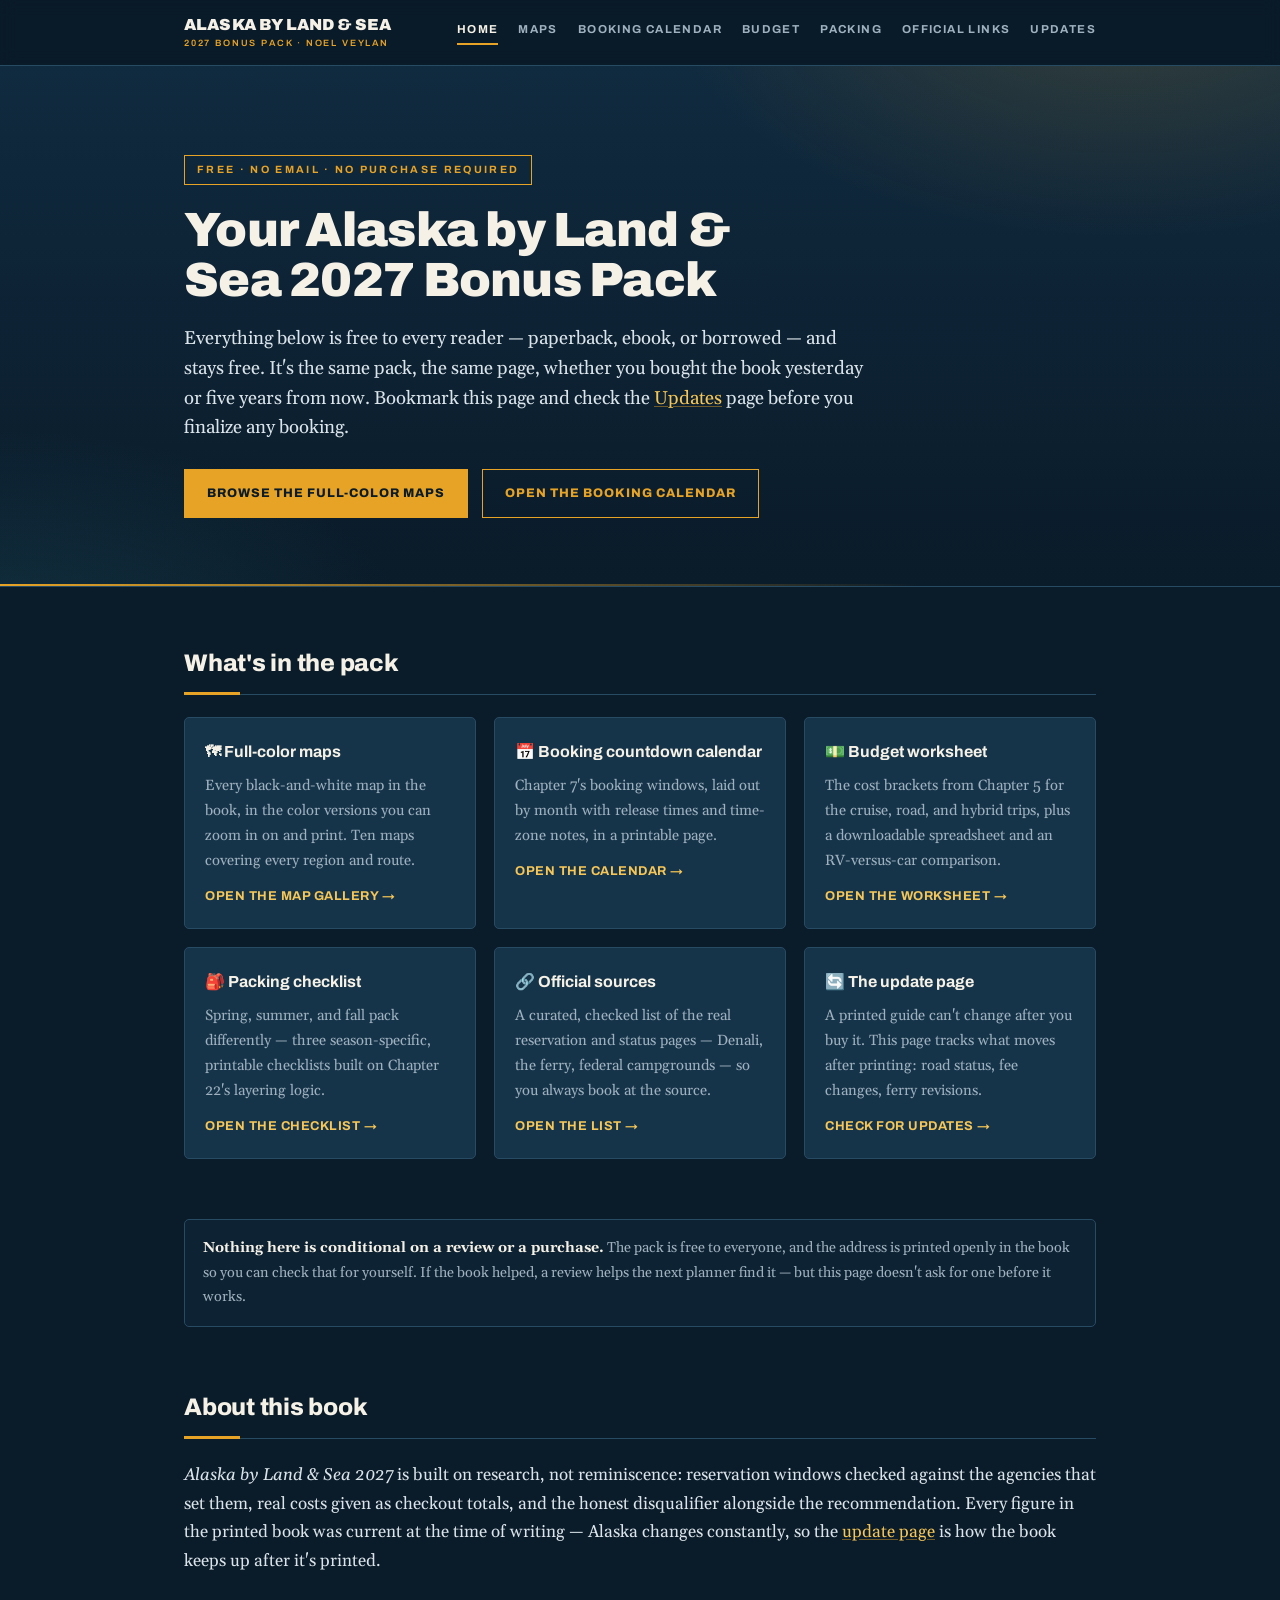
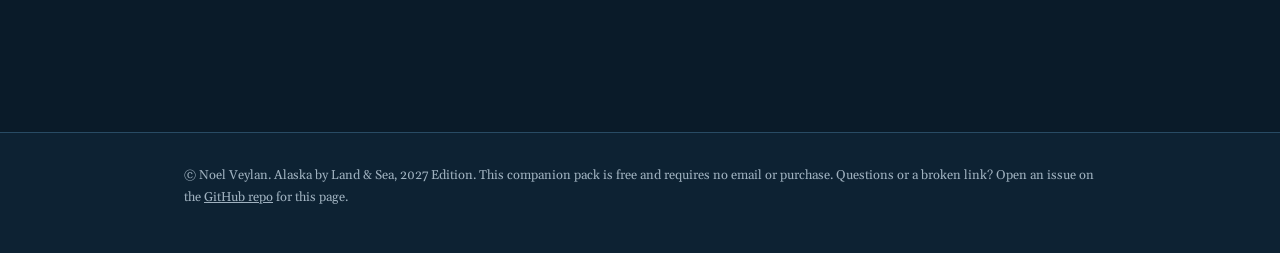
<file: index.html>
<!doctype html>
<html lang="en">
<head>
<meta charset="utf-8">
<meta name="viewport" content="width=device-width, initial-scale=1">
<title>Alaska by Land &amp; Sea 2027 — Bonus Pack</title>
<meta name="description" content="The free companion pack for Alaska by Land & Sea 2027: full-color maps, a printable booking calendar, a budget worksheet, a packing checklist, and the live update page. No email required.">
<link rel="icon" href="data:image/svg+xml,<svg xmlns=%22http://www.w3.org/2000/svg%22 viewBox=%220 0 100 100%22><rect width=%22100%22 height=%22100%22 fill=%22%230a1b29%22/><text x=%2250%22 y=%2272%22 font-size=%2264%22 font-weight=%22900%22 text-anchor=%22middle%22 fill=%22%23e7a325%22 font-family=%22Archivo,Arial,sans-serif%22>A</text></svg>">
<link rel="stylesheet" href="assets/style.css">
</head>
<body class="home">

<header class="site">
  <div class="wrap">
    <a class="brand" href="/">Alaska by Land &amp; Sea<small>2027 Bonus Pack &middot; Noel Veylan</small></a>
    <nav class="site">
      <a href="/" class="active">Home</a>
      <a href="/maps">Maps</a>
      <a href="/calendar">Booking Calendar</a>
      <a href="/budget">Budget</a>
      <a href="/packing">Packing</a>
      <a href="/links">Official Links</a>
      <a href="/updates">Updates</a>
    </nav>
  </div>
</header>

<div class="hero">
  <div class="wrap">
    <span class="eyebrow">Free &middot; No Email &middot; No Purchase Required</span>
    <h1>Your Alaska by Land &amp; Sea 2027 Bonus Pack</h1>
    <p class="lead">Everything below is free to every reader &mdash; paperback, ebook, or borrowed &mdash; and stays free.
    It's the same pack, the same page, whether you bought the book yesterday or five years from now. Bookmark this
    page and check the <a href="/updates">Updates</a> page before you finalize any booking.</p>
    <div class="hero-actions">
      <a class="btn solid" href="/maps">Browse the full-color maps</a>
      <a class="btn" href="/calendar">Open the booking calendar</a>
    </div>
  </div>
</div>

<main>
  <div class="wrap">

    <section class="block">
      <h2 class="h">What's in the pack</h2>
      <div class="grid">
        <div class="card">
          <h4>🗺 Full-color maps</h4>
          <p>Every black-and-white map in the book, in the color versions you can zoom in on and print. Ten maps covering every region and route.</p>
          <p style="margin-top:10px;"><a href="/maps">Open the map gallery →</a></p>
        </div>
        <div class="card">
          <h4>📅 Booking countdown calendar</h4>
          <p>Chapter 7's booking windows, laid out by month with release times and time-zone notes, in a printable page.</p>
          <p style="margin-top:10px;"><a href="/calendar">Open the calendar →</a></p>
        </div>
        <div class="card">
          <h4>💵 Budget worksheet</h4>
          <p>The cost brackets from Chapter 5 for the cruise, road, and hybrid trips, plus a downloadable spreadsheet and an RV-versus-car comparison.</p>
          <p style="margin-top:10px;"><a href="/budget">Open the worksheet →</a></p>
        </div>
        <div class="card">
          <h4>🎒 Packing checklist</h4>
          <p>Spring, summer, and fall pack differently &mdash; three season-specific, printable checklists built on Chapter 22's layering logic.</p>
          <p style="margin-top:10px;"><a href="/packing">Open the checklist →</a></p>
        </div>
        <div class="card">
          <h4>🔗 Official sources</h4>
          <p>A curated, checked list of the real reservation and status pages &mdash; Denali, the ferry, federal campgrounds &mdash; so you always book at the source.</p>
          <p style="margin-top:10px;"><a href="/links">Open the list →</a></p>
        </div>
        <div class="card">
          <h4>🔄 The update page</h4>
          <p>A printed guide can't change after you buy it. This page tracks what moves after printing: road status, fee changes, ferry revisions.</p>
          <p style="margin-top:10px;"><a href="/updates">Check for updates →</a></p>
        </div>
      </div>
    </section>

    <section class="block">
      <div class="notice">
        <strong>Nothing here is conditional on a review or a purchase.</strong> The pack is free to everyone, and
        the address is printed openly in the book so you can check that for yourself. If the book helped, a review
        helps the next planner find it &mdash; but this page doesn't ask for one before it works.
      </div>
    </section>

    <section class="block">
      <h2 class="h">About this book</h2>
      <p><em>Alaska by Land &amp; Sea 2027</em> is built on research, not reminiscence: reservation windows checked
      against the agencies that set them, real costs given as checkout totals, and the honest disqualifier alongside
      the recommendation. Every figure in the printed book was current at the time of writing &mdash; Alaska changes
      constantly, so the <a href="/updates">update page</a> is how the book keeps up after it's printed.</p>
    </section>

  </div>
</main>

<footer class="site">
  <div class="wrap">
    <p>&copy; Noel Veylan. Alaska by Land &amp; Sea, 2027 Edition. This companion pack is free and requires no
      email or purchase. Questions or a broken link? Open an issue on the
      <a href="https://github.com/noelveylan/alaska1">GitHub repo</a> for this page.</p>
  </div>
</footer>

</body>
</html>
</file>
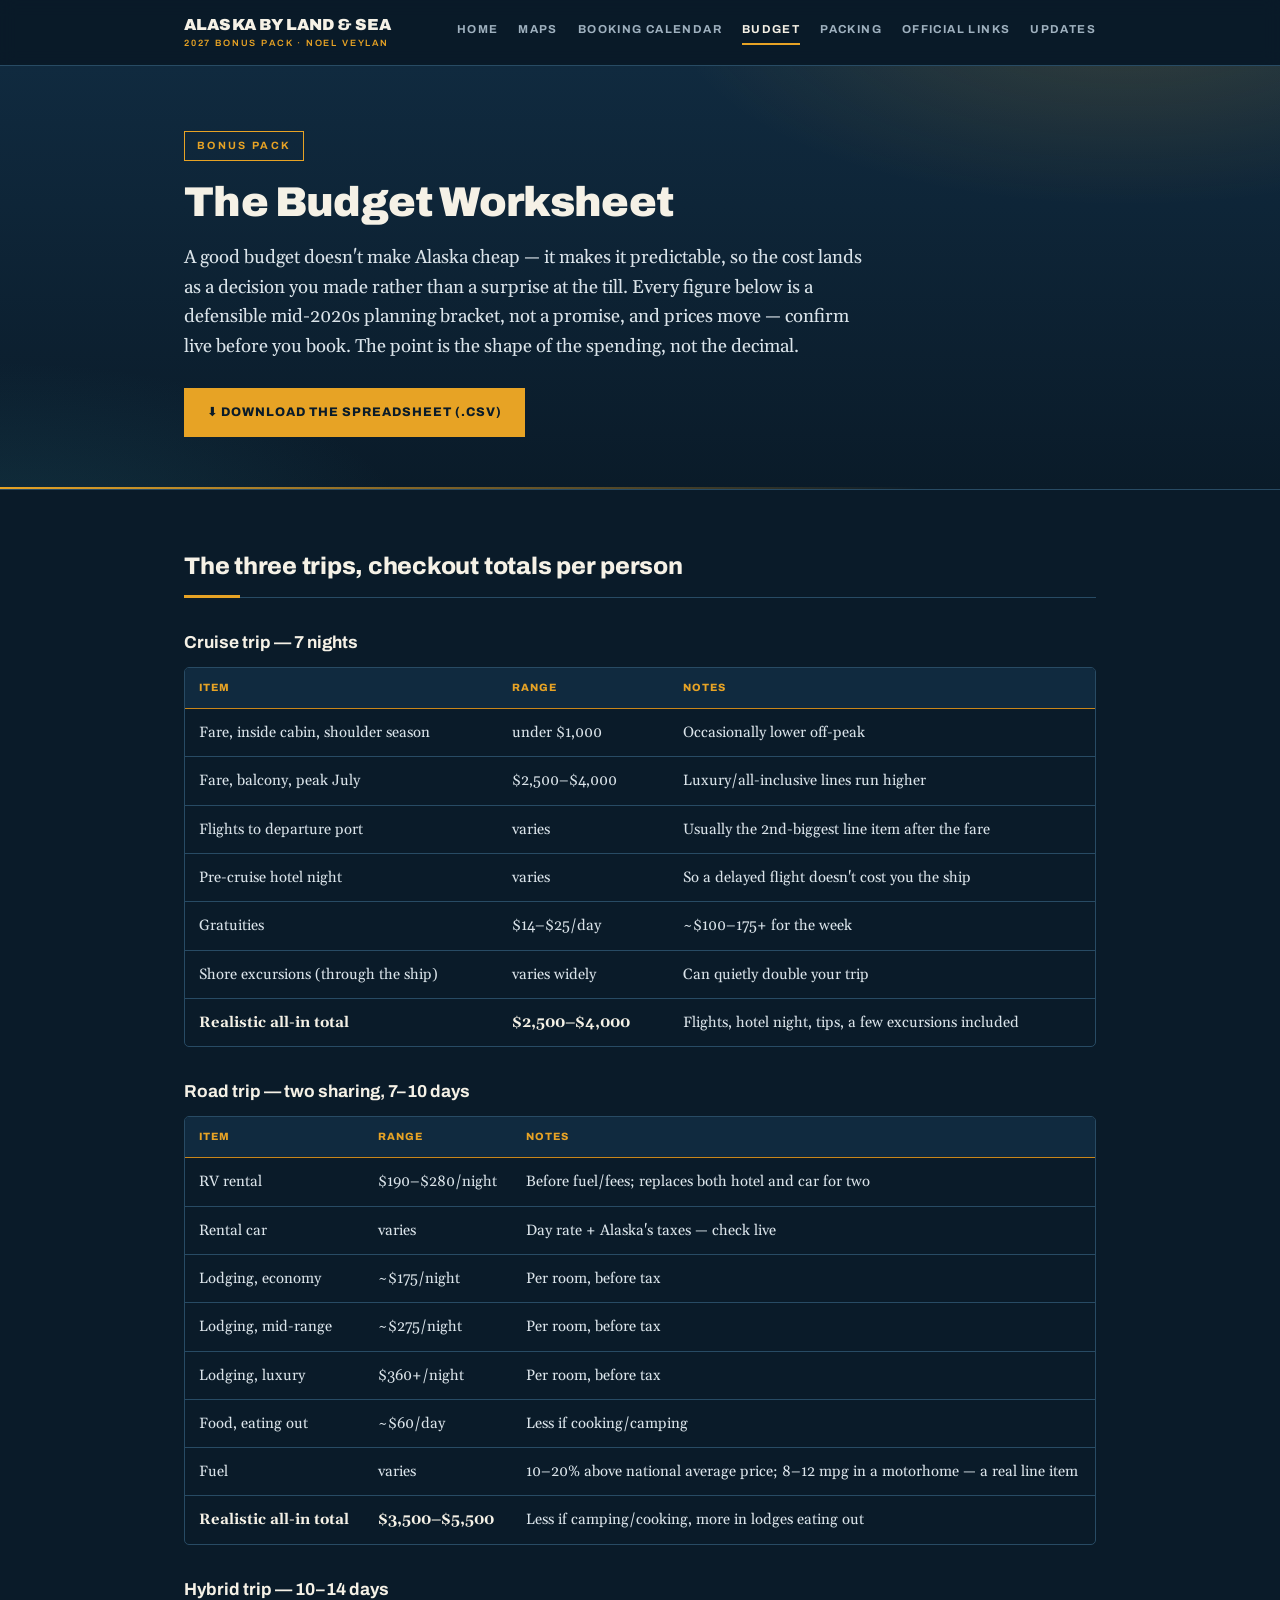
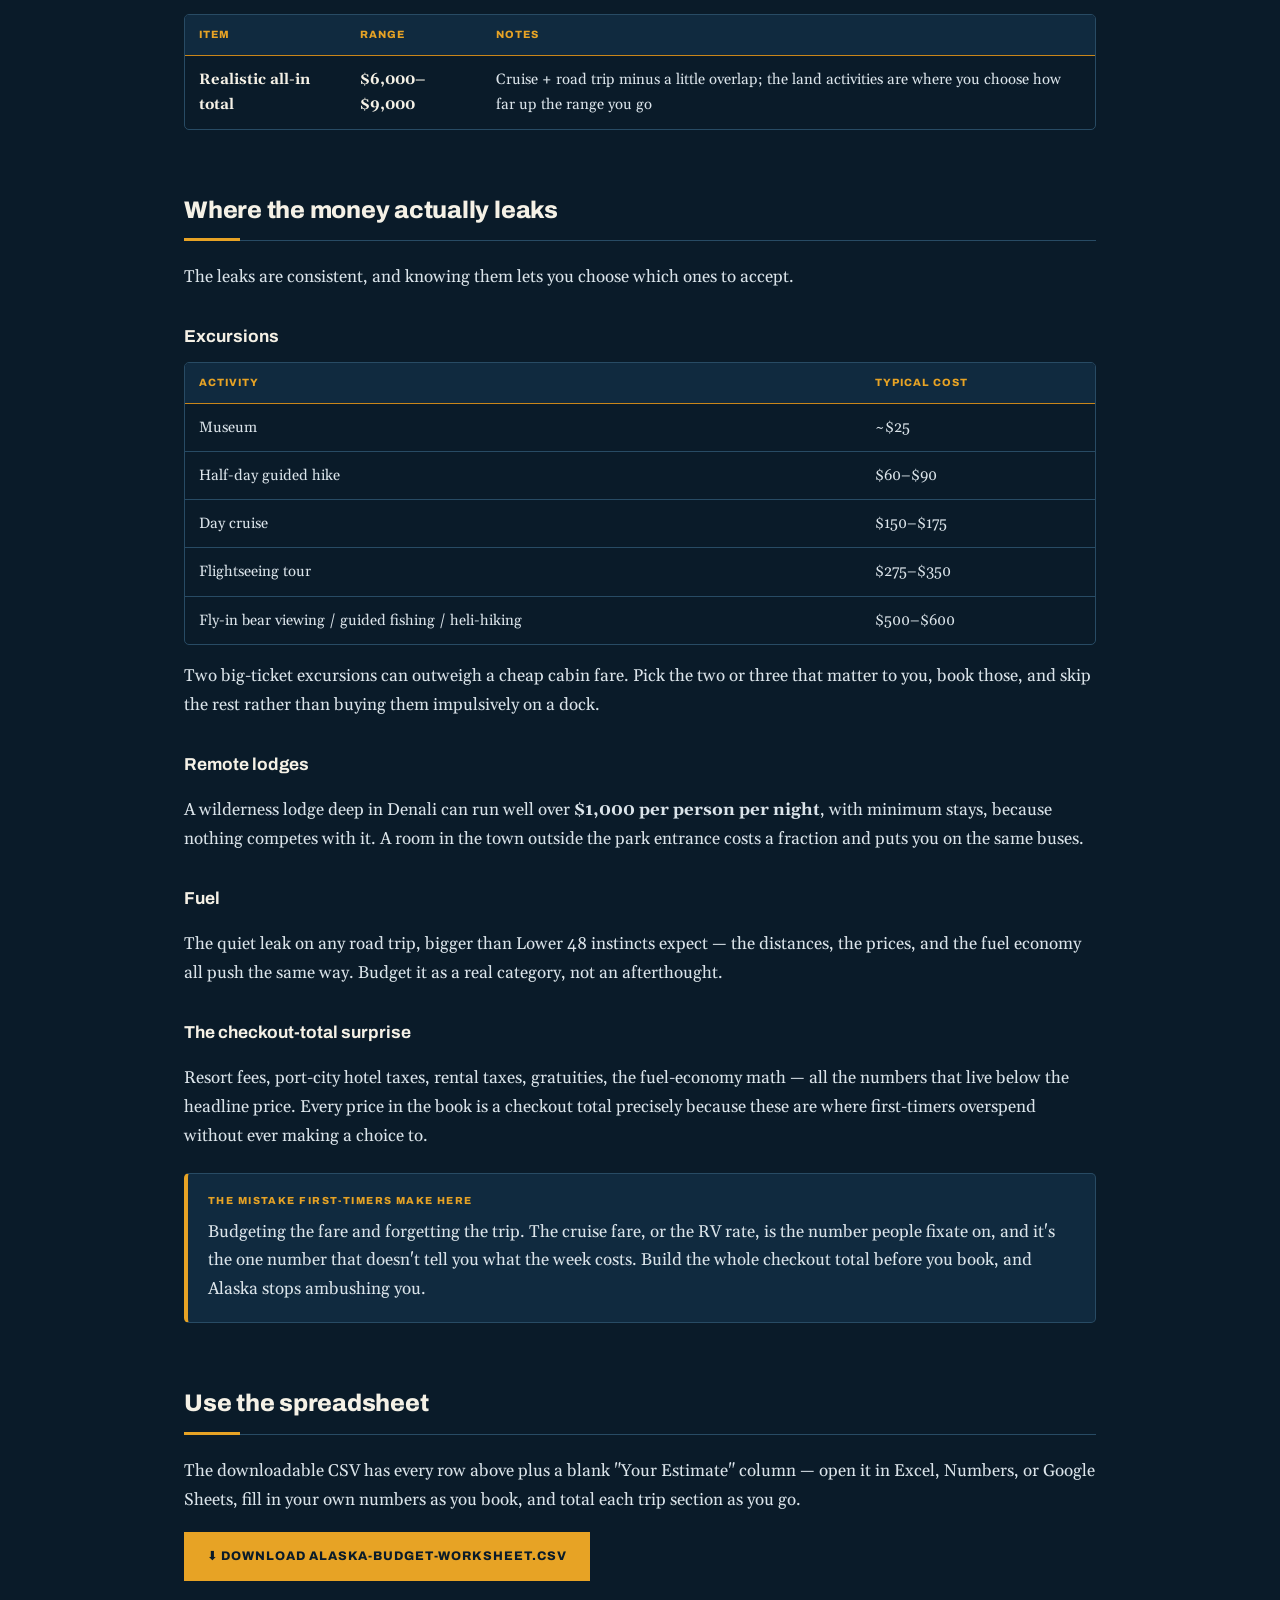
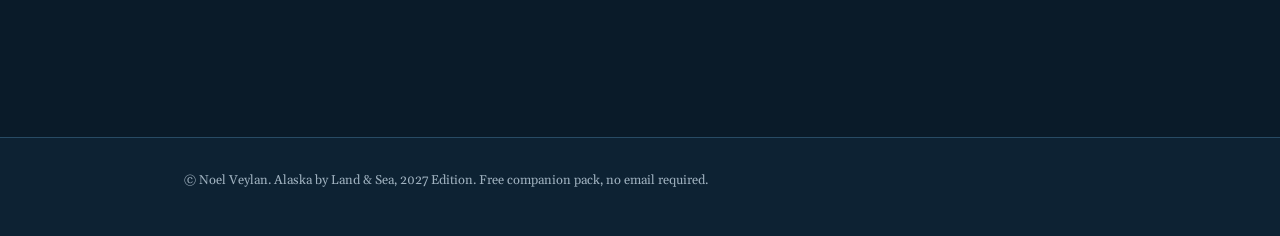
<file: budget.html>
<!doctype html>
<html lang="en">
<head>
<meta charset="utf-8">
<meta name="viewport" content="width=device-width, initial-scale=1">
<title>Budget Worksheet — Alaska by Land &amp; Sea Bonus Pack</title>
<meta name="description" content="The Chapter 5 cost brackets for the cruise, road, and hybrid trips, as checkout totals, plus a downloadable spreadsheet.">
<link rel="icon" href="data:image/svg+xml,<svg xmlns=%22http://www.w3.org/2000/svg%22 viewBox=%220 0 100 100%22><rect width=%22100%22 height=%22100%22 fill=%22%230a1b29%22/><text x=%2250%22 y=%2272%22 font-size=%2264%22 font-weight=%22900%22 text-anchor=%22middle%22 fill=%22%23e7a325%22 font-family=%22Archivo,Arial,sans-serif%22>A</text></svg>">
<link rel="stylesheet" href="assets/style.css">
</head>
<body>

<header class="site no-print">
  <div class="wrap">
    <a class="brand" href="/">Alaska by Land &amp; Sea<small>2027 Bonus Pack &middot; Noel Veylan</small></a>
    <nav class="site">
      <a href="/">Home</a>
      <a href="/maps">Maps</a>
      <a href="/calendar">Booking Calendar</a>
      <a href="/budget" class="active">Budget</a>
      <a href="/packing">Packing</a>
      <a href="/links">Official Links</a>
      <a href="/updates">Updates</a>
    </nav>
  </div>
</header>

<div class="hero no-print">
  <div class="wrap">
    <span class="eyebrow">Bonus Pack</span>
    <h1>The Budget Worksheet</h1>
    <p class="lead">A good budget doesn't make Alaska cheap &mdash; it makes it predictable, so the cost lands as a
    decision you made rather than a surprise at the till. Every figure below is a defensible mid-2020s planning
    bracket, not a promise, and prices move &mdash; confirm live before you book. The point is the shape of the
    spending, not the decimal.</p>
    <div class="hero-actions">
      <a class="btn solid" href="assets/downloads/alaska-budget-worksheet.csv" download>⬇ Download the spreadsheet (.csv)</a>
    </div>
  </div>
</div>

<main>
  <div class="wrap">

    <section class="block">
      <h2 class="h">The three trips, checkout totals per person</h2>

      <h3 class="h">Cruise trip &mdash; 7 nights</h3>
      <div class="tblwrap"><table>
        <tr><th>Item</th><th>Range</th><th>Notes</th></tr>
        <tr><td>Fare, inside cabin, shoulder season</td><td>under $1,000</td><td>Occasionally lower off-peak</td></tr>
        <tr><td>Fare, balcony, peak July</td><td>$2,500&ndash;$4,000</td><td>Luxury/all-inclusive lines run higher</td></tr>
        <tr><td>Flights to departure port</td><td>varies</td><td>Usually the 2nd-biggest line item after the fare</td></tr>
        <tr><td>Pre-cruise hotel night</td><td>varies</td><td>So a delayed flight doesn't cost you the ship</td></tr>
        <tr><td>Gratuities</td><td>$14&ndash;$25/day</td><td>~$100&ndash;175+ for the week</td></tr>
        <tr><td>Shore excursions (through the ship)</td><td>varies widely</td><td>Can quietly double your trip</td></tr>
        <tr><td><strong>Realistic all-in total</strong></td><td><strong>$2,500&ndash;$4,000</strong></td><td>Flights, hotel night, tips, a few excursions included</td></tr>
      </table></div>

      <h3 class="h">Road trip &mdash; two sharing, 7&ndash;10 days</h3>
      <div class="tblwrap"><table>
        <tr><th>Item</th><th>Range</th><th>Notes</th></tr>
        <tr><td>RV rental</td><td>$190&ndash;$280/night</td><td>Before fuel/fees; replaces both hotel and car for two</td></tr>
        <tr><td>Rental car</td><td>varies</td><td>Day rate + Alaska's taxes &mdash; check live</td></tr>
        <tr><td>Lodging, economy</td><td>~$175/night</td><td>Per room, before tax</td></tr>
        <tr><td>Lodging, mid-range</td><td>~$275/night</td><td>Per room, before tax</td></tr>
        <tr><td>Lodging, luxury</td><td>$360+/night</td><td>Per room, before tax</td></tr>
        <tr><td>Food, eating out</td><td>~$60/day</td><td>Less if cooking/camping</td></tr>
        <tr><td>Fuel</td><td>varies</td><td>10&ndash;20% above national average price; 8&ndash;12 mpg in a motorhome &mdash; a real line item</td></tr>
        <tr><td><strong>Realistic all-in total</strong></td><td><strong>$3,500&ndash;$5,500</strong></td><td>Less if camping/cooking, more in lodges eating out</td></tr>
      </table></div>

      <h3 class="h">Hybrid trip &mdash; 10&ndash;14 days</h3>
      <div class="tblwrap"><table>
        <tr><th>Item</th><th>Range</th><th>Notes</th></tr>
        <tr><td><strong>Realistic all-in total</strong></td><td><strong>$6,000&ndash;$9,000</strong></td><td>Cruise + road trip minus a little overlap; the land activities are where you choose how far up the range you go</td></tr>
      </table></div>
    </section>

    <section class="block">
      <h2 class="h">Where the money actually leaks</h2>
      <p>The leaks are consistent, and knowing them lets you choose which ones to accept.</p>

      <h3 class="h">Excursions</h3>
      <div class="tblwrap"><table>
        <tr><th>Activity</th><th>Typical cost</th></tr>
        <tr><td>Museum</td><td>~$25</td></tr>
        <tr><td>Half-day guided hike</td><td>$60&ndash;$90</td></tr>
        <tr><td>Day cruise</td><td>$150&ndash;$175</td></tr>
        <tr><td>Flightseeing tour</td><td>$275&ndash;$350</td></tr>
        <tr><td>Fly-in bear viewing / guided fishing / heli-hiking</td><td>$500&ndash;$600</td></tr>
      </table></div>
      <p>Two big-ticket excursions can outweigh a cheap cabin fare. Pick the two or three that matter to you, book
      those, and skip the rest rather than buying them impulsively on a dock.</p>

      <h3 class="h">Remote lodges</h3>
      <p>A wilderness lodge deep in Denali can run well over <strong>$1,000 per person per night</strong>, with
      minimum stays, because nothing competes with it. A room in the town outside the park entrance costs a fraction
      and puts you on the same buses.</p>

      <h3 class="h">Fuel</h3>
      <p>The quiet leak on any road trip, bigger than Lower&nbsp;48 instincts expect &mdash; the distances, the
      prices, and the fuel economy all push the same way. Budget it as a real category, not an afterthought.</p>

      <h3 class="h">The checkout-total surprise</h3>
      <p>Resort fees, port-city hotel taxes, rental taxes, gratuities, the fuel-economy math &mdash; all the numbers
      that live below the headline price. Every price in the book is a checkout total precisely because these are
      where first-timers overspend without ever making a choice to.</p>

      <div class="callout">
        <span class="lab">The mistake first-timers make here</span>
        <p>Budgeting the fare and forgetting the trip. The cruise fare, or the RV rate, is the number people fixate
        on, and it's the one number that doesn't tell you what the week costs. Build the whole checkout total before
        you book, and Alaska stops ambushing you.</p>
      </div>
    </section>

    <section class="block no-print">
      <h2 class="h">Use the spreadsheet</h2>
      <p>The downloadable CSV has every row above plus a blank "Your Estimate" column &mdash; open it in Excel,
      Numbers, or Google Sheets, fill in your own numbers as you book, and total each trip section as you go.</p>
      <a class="btn solid" href="assets/downloads/alaska-budget-worksheet.csv" download>⬇ Download alaska-budget-worksheet.csv</a>
    </section>

  </div>
</main>

<footer class="site no-print">
  <div class="wrap"><p>&copy; Noel Veylan. Alaska by Land &amp; Sea, 2027 Edition. Free companion pack, no email required.</p></div>
</footer>

</body>
</html>
</file>
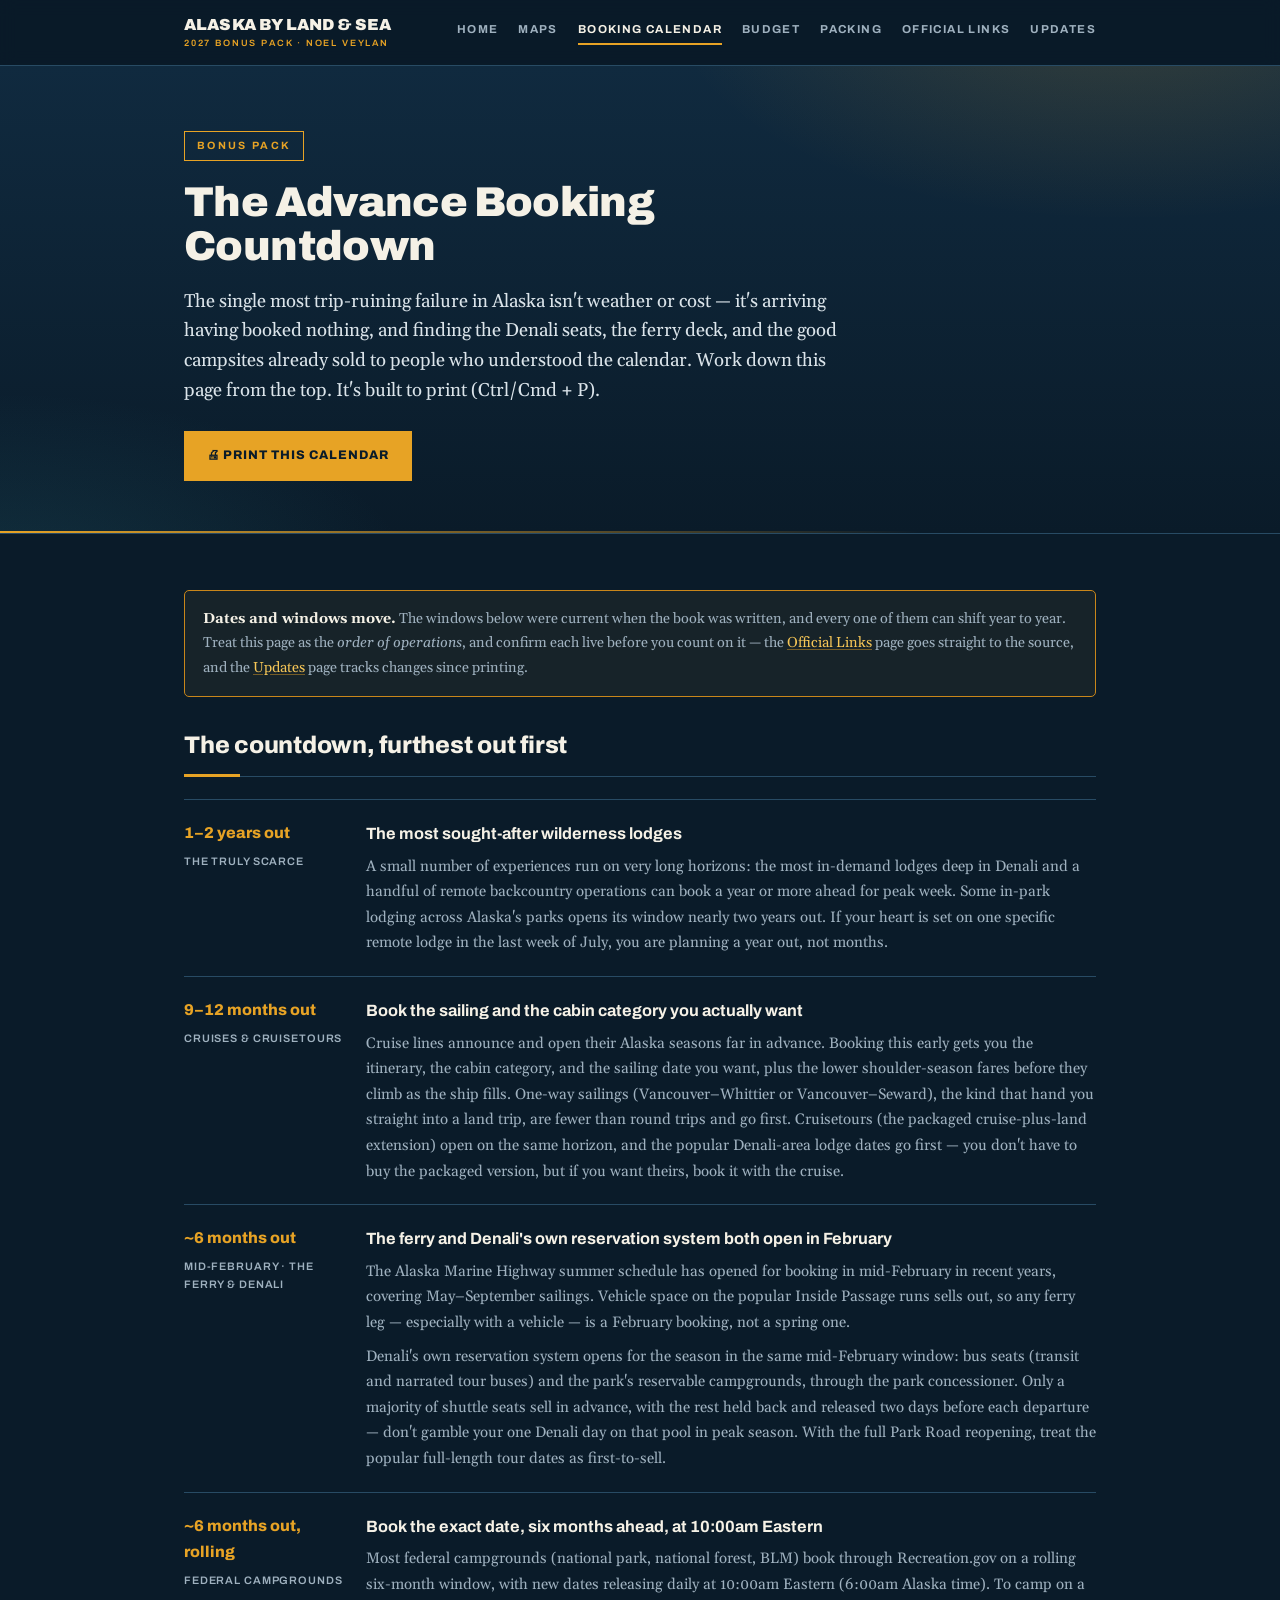
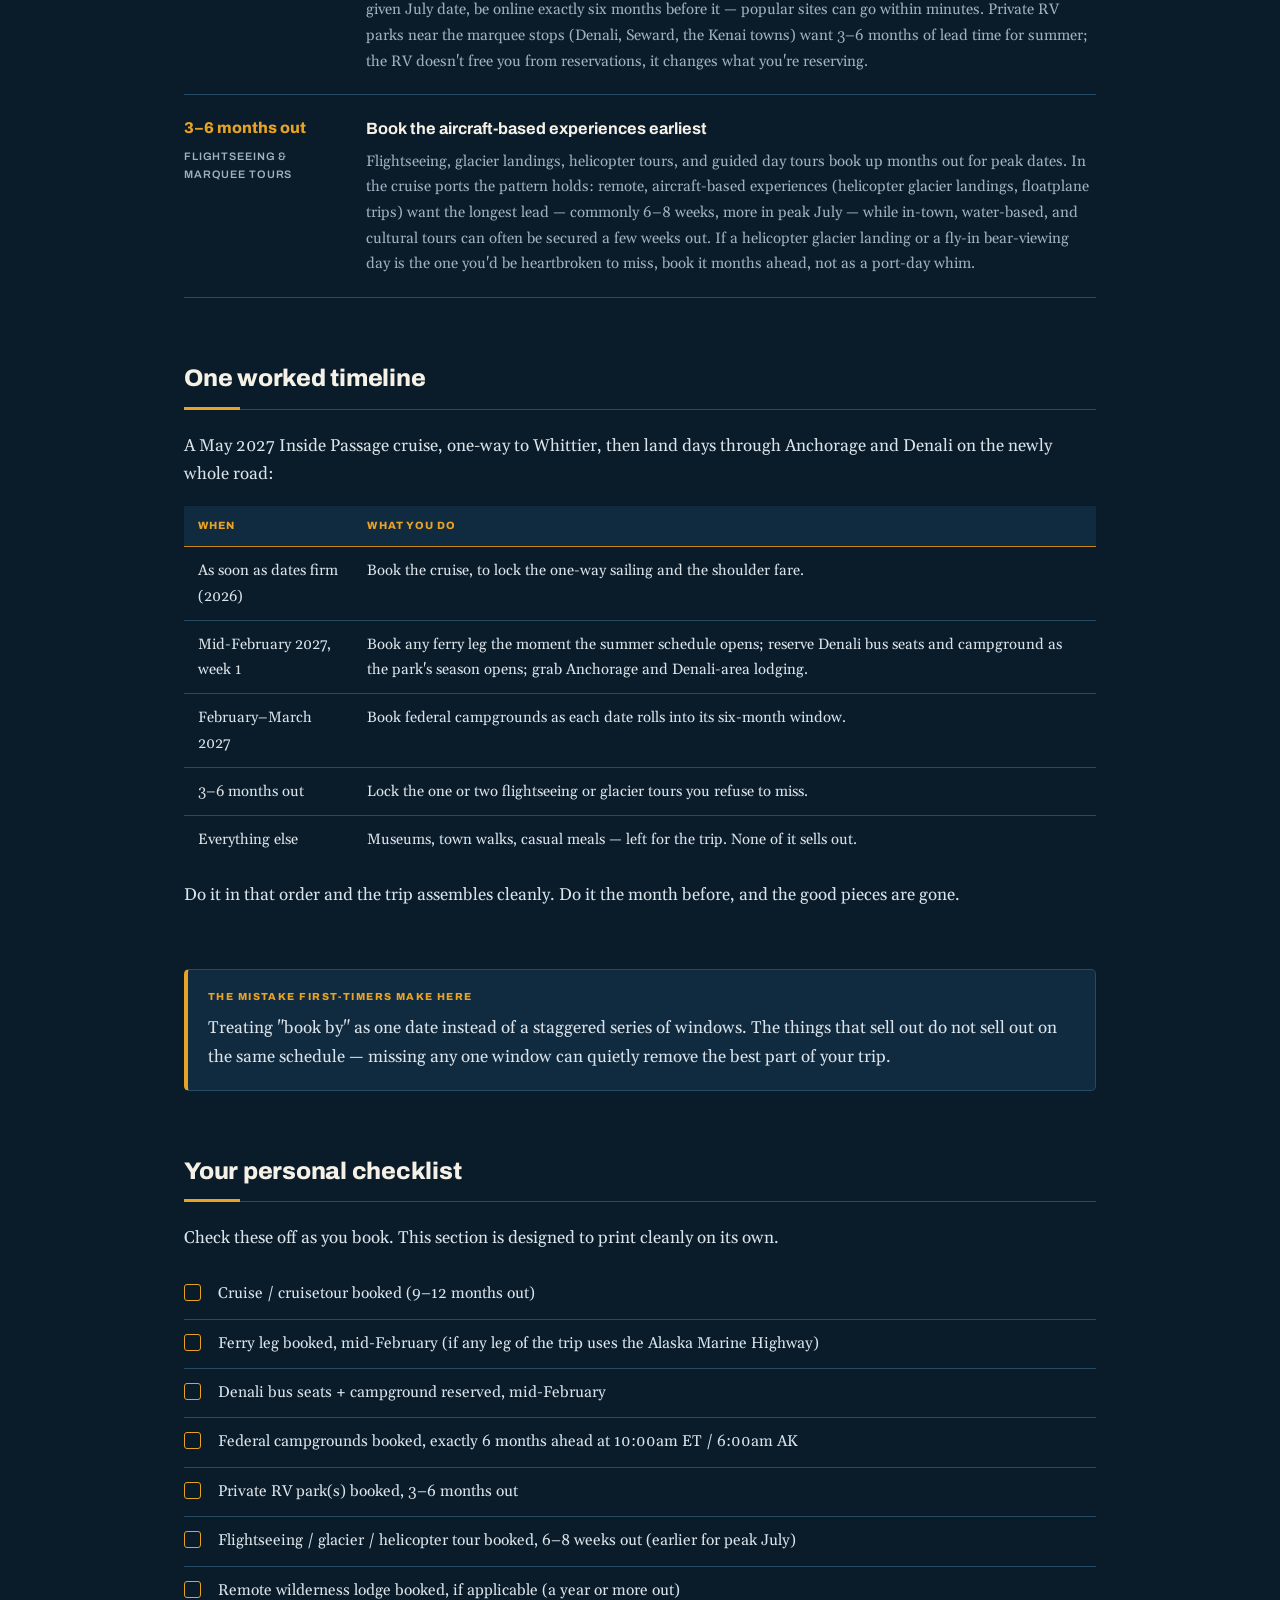
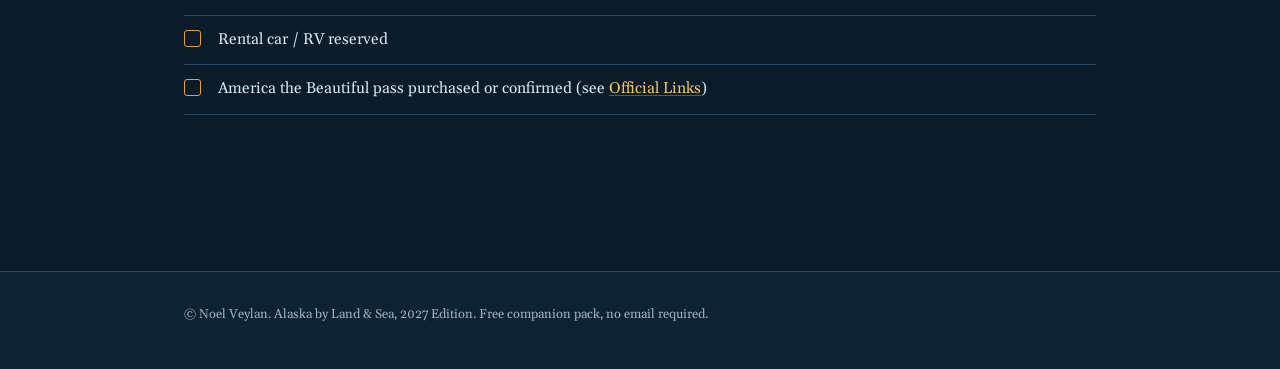
<file: calendar.html>
<!doctype html>
<html lang="en">
<head>
<meta charset="utf-8">
<meta name="viewport" content="width=device-width, initial-scale=1">
<title>Booking Countdown Calendar — Alaska by Land &amp; Sea Bonus Pack</title>
<meta name="description" content="The Chapter 7 booking-window countdown, printable: when to book cruises, the ferry, Denali buses, campgrounds, flightseeing, and remote lodges.">
<link rel="icon" href="data:image/svg+xml,<svg xmlns=%22http://www.w3.org/2000/svg%22 viewBox=%220 0 100 100%22><rect width=%22100%22 height=%22100%22 fill=%22%230a1b29%22/><text x=%2250%22 y=%2272%22 font-size=%2264%22 font-weight=%22900%22 text-anchor=%22middle%22 fill=%22%23e7a325%22 font-family=%22Archivo,Arial,sans-serif%22>A</text></svg>">
<link rel="stylesheet" href="assets/style.css">
</head>
<body>

<header class="site no-print">
  <div class="wrap">
    <a class="brand" href="/">Alaska by Land &amp; Sea<small>2027 Bonus Pack &middot; Noel Veylan</small></a>
    <nav class="site">
      <a href="/">Home</a>
      <a href="/maps">Maps</a>
      <a href="/calendar" class="active">Booking Calendar</a>
      <a href="/budget">Budget</a>
      <a href="/packing">Packing</a>
      <a href="/links">Official Links</a>
      <a href="/updates">Updates</a>
    </nav>
  </div>
</header>

<div class="hero no-print">
  <div class="wrap">
    <span class="eyebrow">Bonus Pack</span>
    <h1>The Advance Booking Countdown</h1>
    <p class="lead">The single most trip-ruining failure in Alaska isn't weather or cost &mdash; it's arriving having
    booked nothing, and finding the Denali seats, the ferry deck, and the good campsites already sold to people who
    understood the calendar. Work down this page from the top. It's built to print (Ctrl/Cmd&nbsp;+&nbsp;P).</p>
    <div class="hero-actions"><a class="btn solid" href="#" onclick="window.print();return false;">🖨 Print this calendar</a></div>
  </div>
</div>

<main>
  <div class="wrap">

    <div class="notice warn" style="margin-bottom:28px;">
      <strong>Dates and windows move.</strong> The windows below were current when the book was written, and every
      one of them can shift year to year. Treat this page as the <em>order of operations</em>, and confirm each
      live before you count on it &mdash; the <a href="/links">Official Links</a> page goes straight to the
      source, and the <a href="/updates">Updates</a> page tracks changes since printing.
    </div>

    <section class="block">
      <h2 class="h">The countdown, furthest out first</h2>

      <div class="tl-item">
        <div class="tl-when">1&ndash;2 years out<small>the truly scarce</small></div>
        <div class="tl-what">
          <h4>The most sought-after wilderness lodges</h4>
          <p>A small number of experiences run on very long horizons: the most in-demand lodges deep in Denali and a
          handful of remote backcountry operations can book a year or more ahead for peak week. Some in-park lodging
          across Alaska's parks opens its window nearly two years out. If your heart is set on one specific remote
          lodge in the last week of July, you are planning a year out, not months.</p>
        </div>
      </div>

      <div class="tl-item">
        <div class="tl-when">9&ndash;12 months out<small>cruises &amp; cruisetours</small></div>
        <div class="tl-what">
          <h4>Book the sailing and the cabin category you actually want</h4>
          <p>Cruise lines announce and open their Alaska seasons far in advance. Booking this early gets you the
          itinerary, the cabin category, and the sailing date you want, plus the lower shoulder-season fares before
          they climb as the ship fills. One-way sailings (Vancouver&ndash;Whittier or Vancouver&ndash;Seward), the
          kind that hand you straight into a land trip, are fewer than round trips and go first. Cruisetours (the
          packaged cruise-plus-land extension) open on the same horizon, and the popular Denali-area lodge dates go
          first &mdash; you don't have to buy the packaged version, but if you want theirs, book it with the cruise.</p>
        </div>
      </div>

      <div class="tl-item">
        <div class="tl-when">~6 months out<small>mid-February &middot; the ferry &amp; Denali</small></div>
        <div class="tl-what">
          <h4>The ferry and Denali's own reservation system both open in February</h4>
          <p>The Alaska Marine Highway summer schedule has opened for booking in mid-February in recent years,
          covering May&ndash;September sailings. Vehicle space on the popular Inside Passage runs sells out, so any
          ferry leg &mdash; especially with a vehicle &mdash; is a February booking, not a spring one.</p>
          <p>Denali's own reservation system opens for the season in the same mid-February window: bus seats
          (transit and narrated tour buses) and the park's reservable campgrounds, through the park concessioner.
          Only a majority of shuttle seats sell in advance, with the rest held back and released two days before
          each departure &mdash; don't gamble your one Denali day on that pool in peak season. With the full Park
          Road reopening, treat the popular full-length tour dates as first-to-sell.</p>
        </div>
      </div>

      <div class="tl-item">
        <div class="tl-when">~6 months out, rolling<small>federal campgrounds</small></div>
        <div class="tl-what">
          <h4>Book the exact date, six months ahead, at 10:00am Eastern</h4>
          <p>Most federal campgrounds (national park, national forest, BLM) book through Recreation.gov on a rolling
          six-month window, with new dates releasing daily at 10:00am Eastern (6:00am Alaska time). To camp on a
          given July date, be online exactly six months before it &mdash; popular sites can go within minutes.
          Private RV parks near the marquee stops (Denali, Seward, the Kenai towns) want 3&ndash;6 months of lead
          time for summer; the RV doesn't free you from reservations, it changes what you're reserving.</p>
        </div>
      </div>

      <div class="tl-item">
        <div class="tl-when">3&ndash;6 months out<small>flightseeing &amp; marquee tours</small></div>
        <div class="tl-what">
          <h4>Book the aircraft-based experiences earliest</h4>
          <p>Flightseeing, glacier landings, helicopter tours, and guided day tours book up months out for peak
          dates. In the cruise ports the pattern holds: remote, aircraft-based experiences (helicopter glacier
          landings, floatplane trips) want the longest lead &mdash; commonly 6&ndash;8 weeks, more in peak July
          &mdash; while in-town, water-based, and cultural tours can often be secured a few weeks out. If a
          helicopter glacier landing or a fly-in bear-viewing day is the one you'd be heartbroken to miss, book it
          months ahead, not as a port-day whim.</p>
        </div>
      </div>

    </section>

    <section class="block">
      <h2 class="h">One worked timeline</h2>
      <p>A May 2027 Inside Passage cruise, one-way to Whittier, then land days through Anchorage and Denali on the
      newly whole road:</p>
      <table>
        <tr><th>When</th><th>What you do</th></tr>
        <tr><td>As soon as dates firm (2026)</td><td>Book the cruise, to lock the one-way sailing and the shoulder fare.</td></tr>
        <tr><td>Mid-February 2027, week 1</td><td>Book any ferry leg the moment the summer schedule opens; reserve Denali bus seats and campground as the park's season opens; grab Anchorage and Denali-area lodging.</td></tr>
        <tr><td>February&ndash;March 2027</td><td>Book federal campgrounds as each date rolls into its six-month window.</td></tr>
        <tr><td>3&ndash;6 months out</td><td>Lock the one or two flightseeing or glacier tours you refuse to miss.</td></tr>
        <tr><td>Everything else</td><td>Museums, town walks, casual meals &mdash; left for the trip. None of it sells out.</td></tr>
      </table>
      <p>Do it in that order and the trip assembles cleanly. Do it the month before, and the good pieces are gone.</p>
    </section>

    <section class="block no-print">
      <div class="callout">
        <span class="lab">The mistake first-timers make here</span>
        <p>Treating "book by" as one date instead of a staggered series of windows. The things that sell out do not
        sell out on the same schedule &mdash; missing any one window can quietly remove the best part of your trip.</p>
      </div>
    </section>

    <section class="block">
      <h2 class="h">Your personal checklist</h2>
      <p class="no-print">Check these off as you book. This section is designed to print cleanly on its own.</p>
      <ul class="checklist">
        <li>Cruise / cruisetour booked (9&ndash;12 months out)</li>
        <li>Ferry leg booked, mid-February (if any leg of the trip uses the Alaska Marine Highway)</li>
        <li>Denali bus seats + campground reserved, mid-February</li>
        <li>Federal campgrounds booked, exactly 6 months ahead at 10:00am ET / 6:00am AK</li>
        <li>Private RV park(s) booked, 3&ndash;6 months out</li>
        <li>Flightseeing / glacier / helicopter tour booked, 6&ndash;8 weeks out (earlier for peak July)</li>
        <li>Remote wilderness lodge booked, if applicable (a year or more out)</li>
        <li>Rental car / RV reserved</li>
        <li>America the Beautiful pass purchased or confirmed (see <a href="/links">Official Links</a>)</li>
      </ul>
    </section>

  </div>
</main>

<footer class="site no-print">
  <div class="wrap"><p>&copy; Noel Veylan. Alaska by Land &amp; Sea, 2027 Edition. Free companion pack, no email required.</p></div>
</footer>

</body>
</html>
</file>
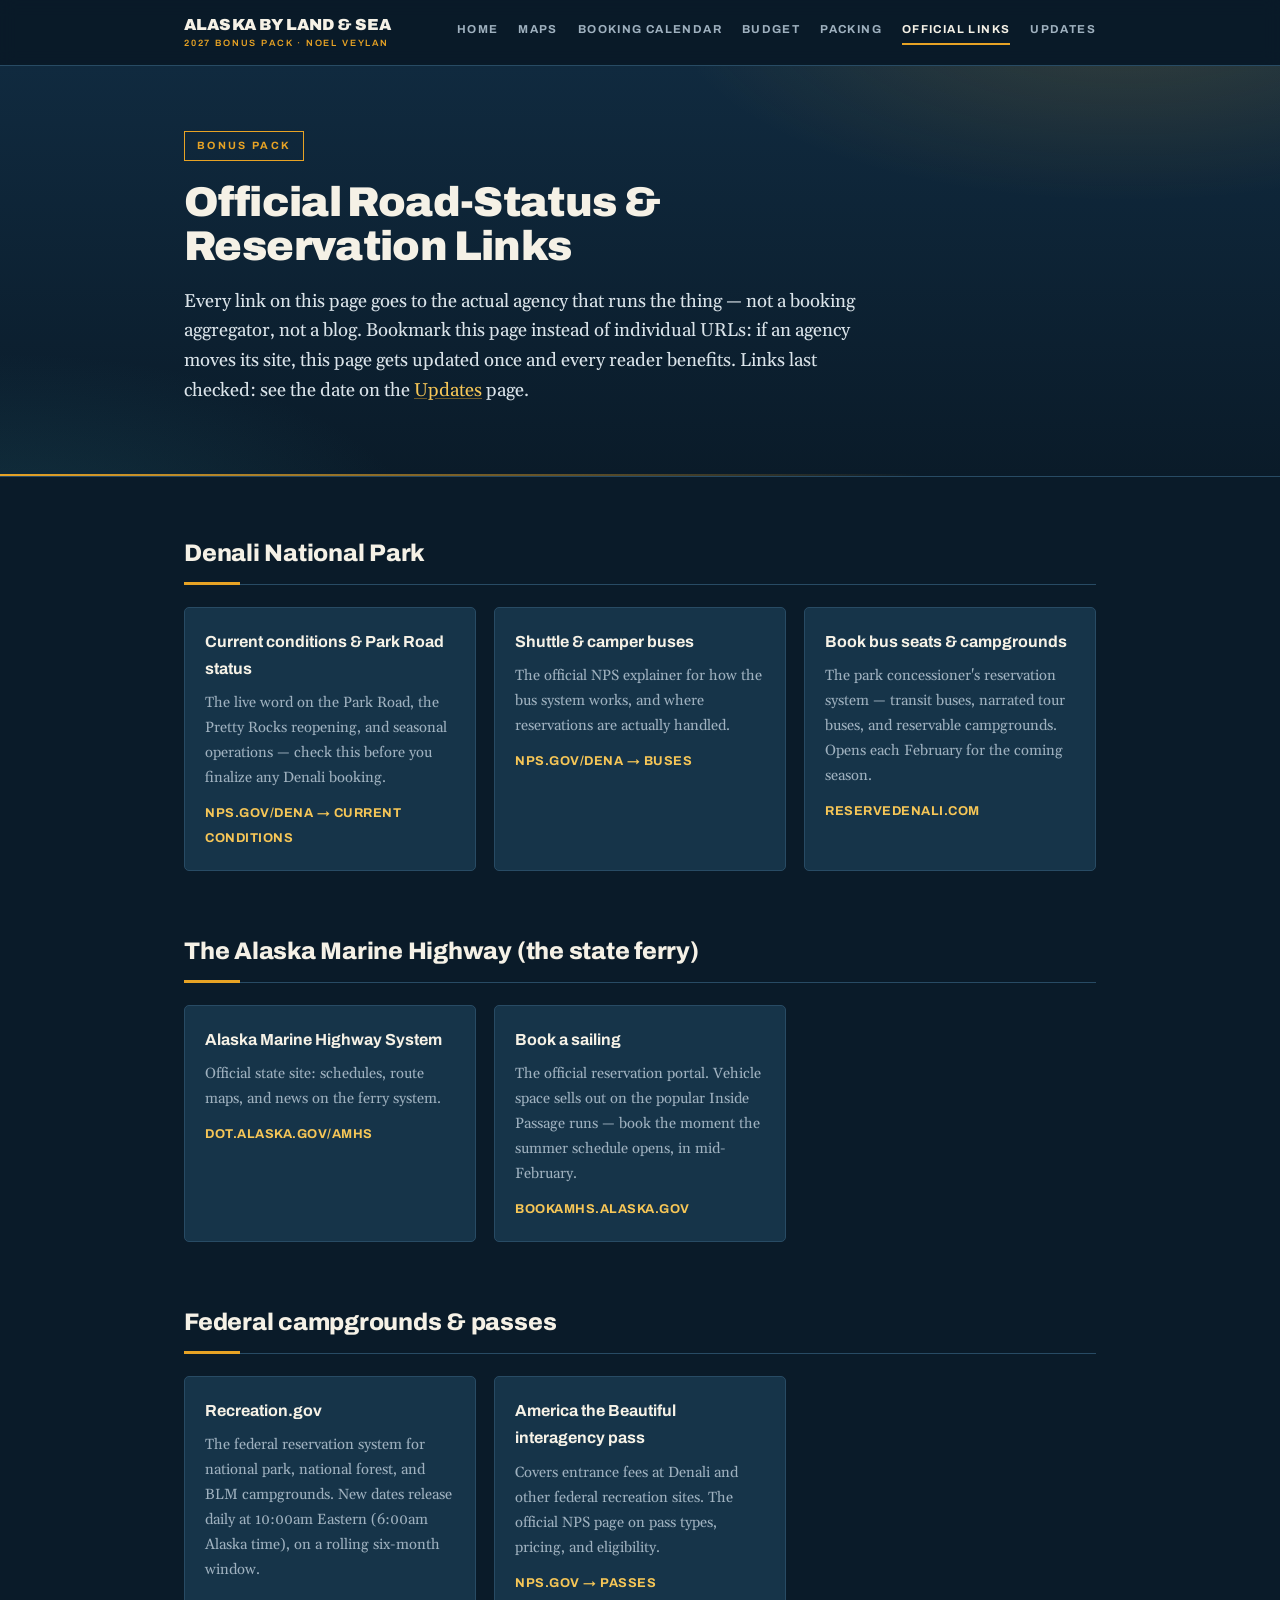
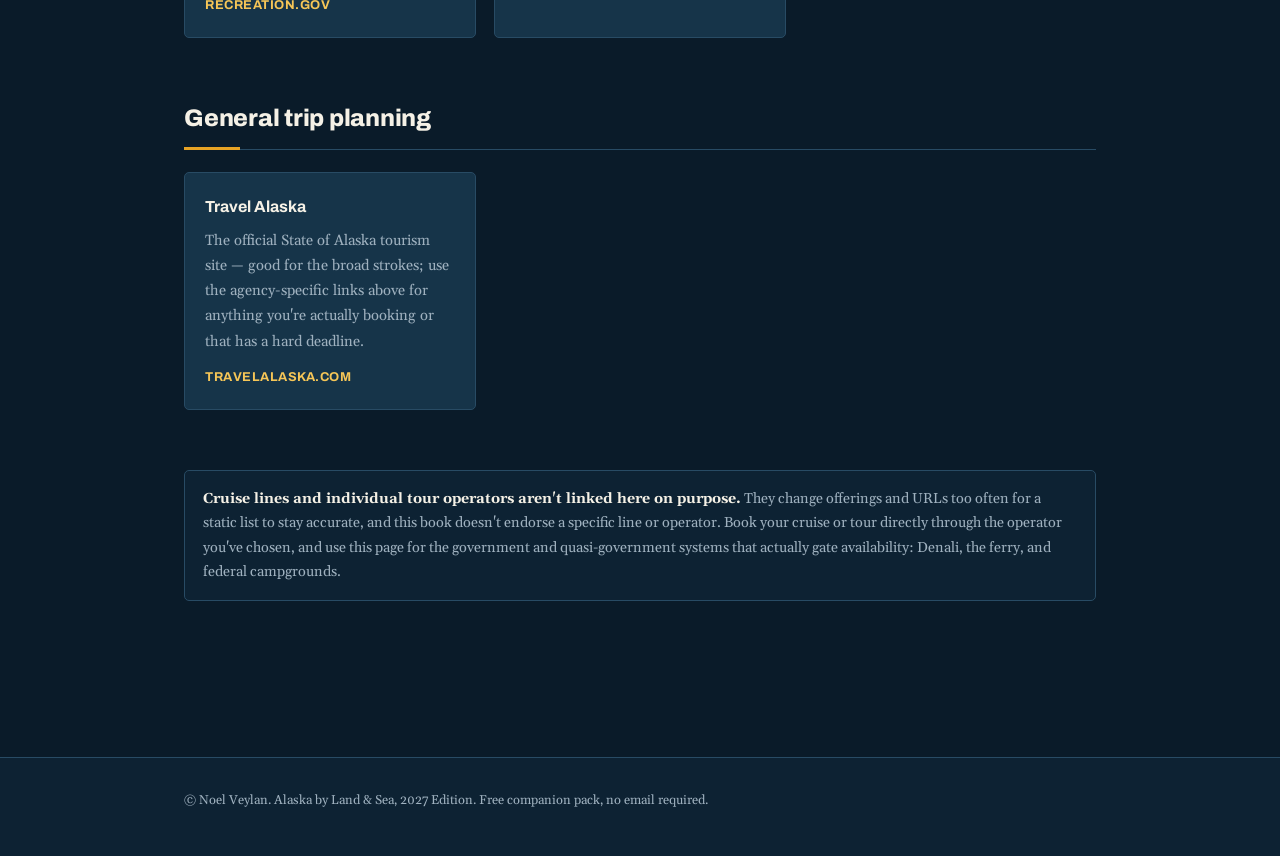
<file: links.html>
<!doctype html>
<html lang="en">
<head>
<meta charset="utf-8">
<meta name="viewport" content="width=device-width, initial-scale=1">
<title>Official Links — Alaska by Land &amp; Sea Bonus Pack</title>
<meta name="description" content="A checked list of the real reservation and status pages for Denali, the Alaska Marine Highway ferry, federal campgrounds, and more.">
<link rel="icon" href="data:image/svg+xml,<svg xmlns=%22http://www.w3.org/2000/svg%22 viewBox=%220 0 100 100%22><rect width=%22100%22 height=%22100%22 fill=%22%230a1b29%22/><text x=%2250%22 y=%2272%22 font-size=%2264%22 font-weight=%22900%22 text-anchor=%22middle%22 fill=%22%23e7a325%22 font-family=%22Archivo,Arial,sans-serif%22>A</text></svg>">
<link rel="stylesheet" href="assets/style.css">
</head>
<body>

<header class="site">
  <div class="wrap">
    <a class="brand" href="/">Alaska by Land &amp; Sea<small>2027 Bonus Pack &middot; Noel Veylan</small></a>
    <nav class="site">
      <a href="/">Home</a>
      <a href="/maps">Maps</a>
      <a href="/calendar">Booking Calendar</a>
      <a href="/budget">Budget</a>
      <a href="/packing">Packing</a>
      <a href="/links" class="active">Official Links</a>
      <a href="/updates">Updates</a>
    </nav>
  </div>
</header>

<div class="hero">
  <div class="wrap">
    <span class="eyebrow">Bonus Pack</span>
    <h1>Official Road-Status &amp; Reservation Links</h1>
    <p class="lead">Every link on this page goes to the actual agency that runs the thing &mdash; not a booking
    aggregator, not a blog. Bookmark this page instead of individual URLs: if an agency moves its site, this page
    gets updated once and every reader benefits. Links last checked: see the date on the <a href="/updates">Updates</a> page.</p>
  </div>
</div>

<main>
  <div class="wrap">

    <section class="block">
      <h2 class="h">Denali National Park</h2>
      <div class="grid">
        <div class="card">
          <h4>Current conditions &amp; Park Road status</h4>
          <p>The live word on the Park Road, the Pretty Rocks reopening, and seasonal operations &mdash; check this before you finalize any Denali booking.</p>
          <p style="margin-top:10px;"><a href="https://www.nps.gov/dena/planyourvisit/conditions.htm" target="_blank" rel="noopener">nps.gov/dena &rarr; Current Conditions</a></p>
        </div>
        <div class="card">
          <h4>Shuttle &amp; camper buses</h4>
          <p>The official NPS explainer for how the bus system works, and where reservations are actually handled.</p>
          <p style="margin-top:10px;"><a href="https://www.nps.gov/dena/planyourvisit/shuttles.htm" target="_blank" rel="noopener">nps.gov/dena &rarr; Buses</a></p>
        </div>
        <div class="card">
          <h4>Book bus seats &amp; campgrounds</h4>
          <p>The park concessioner's reservation system &mdash; transit buses, narrated tour buses, and reservable campgrounds. Opens each February for the coming season.</p>
          <p style="margin-top:10px;"><a href="https://www.reservedenali.com" target="_blank" rel="noopener">reservedenali.com</a></p>
        </div>
      </div>
    </section>

    <section class="block">
      <h2 class="h">The Alaska Marine Highway (the state ferry)</h2>
      <div class="grid">
        <div class="card">
          <h4>Alaska Marine Highway System</h4>
          <p>Official state site: schedules, route maps, and news on the ferry system.</p>
          <p style="margin-top:10px;"><a href="https://dot.alaska.gov/amhs/" target="_blank" rel="noopener">dot.alaska.gov/amhs</a></p>
        </div>
        <div class="card">
          <h4>Book a sailing</h4>
          <p>The official reservation portal. Vehicle space sells out on the popular Inside Passage runs &mdash; book the moment the summer schedule opens, in mid-February.</p>
          <p style="margin-top:10px;"><a href="https://bookamhs.alaska.gov" target="_blank" rel="noopener">bookamhs.alaska.gov</a></p>
        </div>
      </div>
    </section>

    <section class="block">
      <h2 class="h">Federal campgrounds &amp; passes</h2>
      <div class="grid">
        <div class="card">
          <h4>Recreation.gov</h4>
          <p>The federal reservation system for national park, national forest, and BLM campgrounds. New dates release daily at 10:00am Eastern (6:00am Alaska time), on a rolling six-month window.</p>
          <p style="margin-top:10px;"><a href="https://www.recreation.gov" target="_blank" rel="noopener">recreation.gov</a></p>
        </div>
        <div class="card">
          <h4>America the Beautiful interagency pass</h4>
          <p>Covers entrance fees at Denali and other federal recreation sites. The official NPS page on pass types, pricing, and eligibility.</p>
          <p style="margin-top:10px;"><a href="https://www.nps.gov/planyourvisit/passes.htm" target="_blank" rel="noopener">nps.gov &rarr; Passes</a></p>
        </div>
      </div>
    </section>

    <section class="block">
      <h2 class="h">General trip planning</h2>
      <div class="grid">
        <div class="card">
          <h4>Travel Alaska</h4>
          <p>The official State of Alaska tourism site &mdash; good for the broad strokes; use the agency-specific links above for anything you're actually booking or that has a hard deadline.</p>
          <p style="margin-top:10px;"><a href="https://www.travelalaska.com" target="_blank" rel="noopener">travelalaska.com</a></p>
        </div>
      </div>
    </section>

    <section class="block">
      <div class="notice">
        <strong>Cruise lines and individual tour operators aren't linked here on purpose.</strong> They change
        offerings and URLs too often for a static list to stay accurate, and this book doesn't endorse a specific
        line or operator. Book your cruise or tour directly through the operator you've chosen, and use this page
        for the government and quasi-government systems that actually gate availability: Denali, the ferry, and
        federal campgrounds.
      </div>
    </section>

  </div>
</main>

<footer class="site">
  <div class="wrap"><p>&copy; Noel Veylan. Alaska by Land &amp; Sea, 2027 Edition. Free companion pack, no email required.</p></div>
</footer>

</body>
</html>
</file>
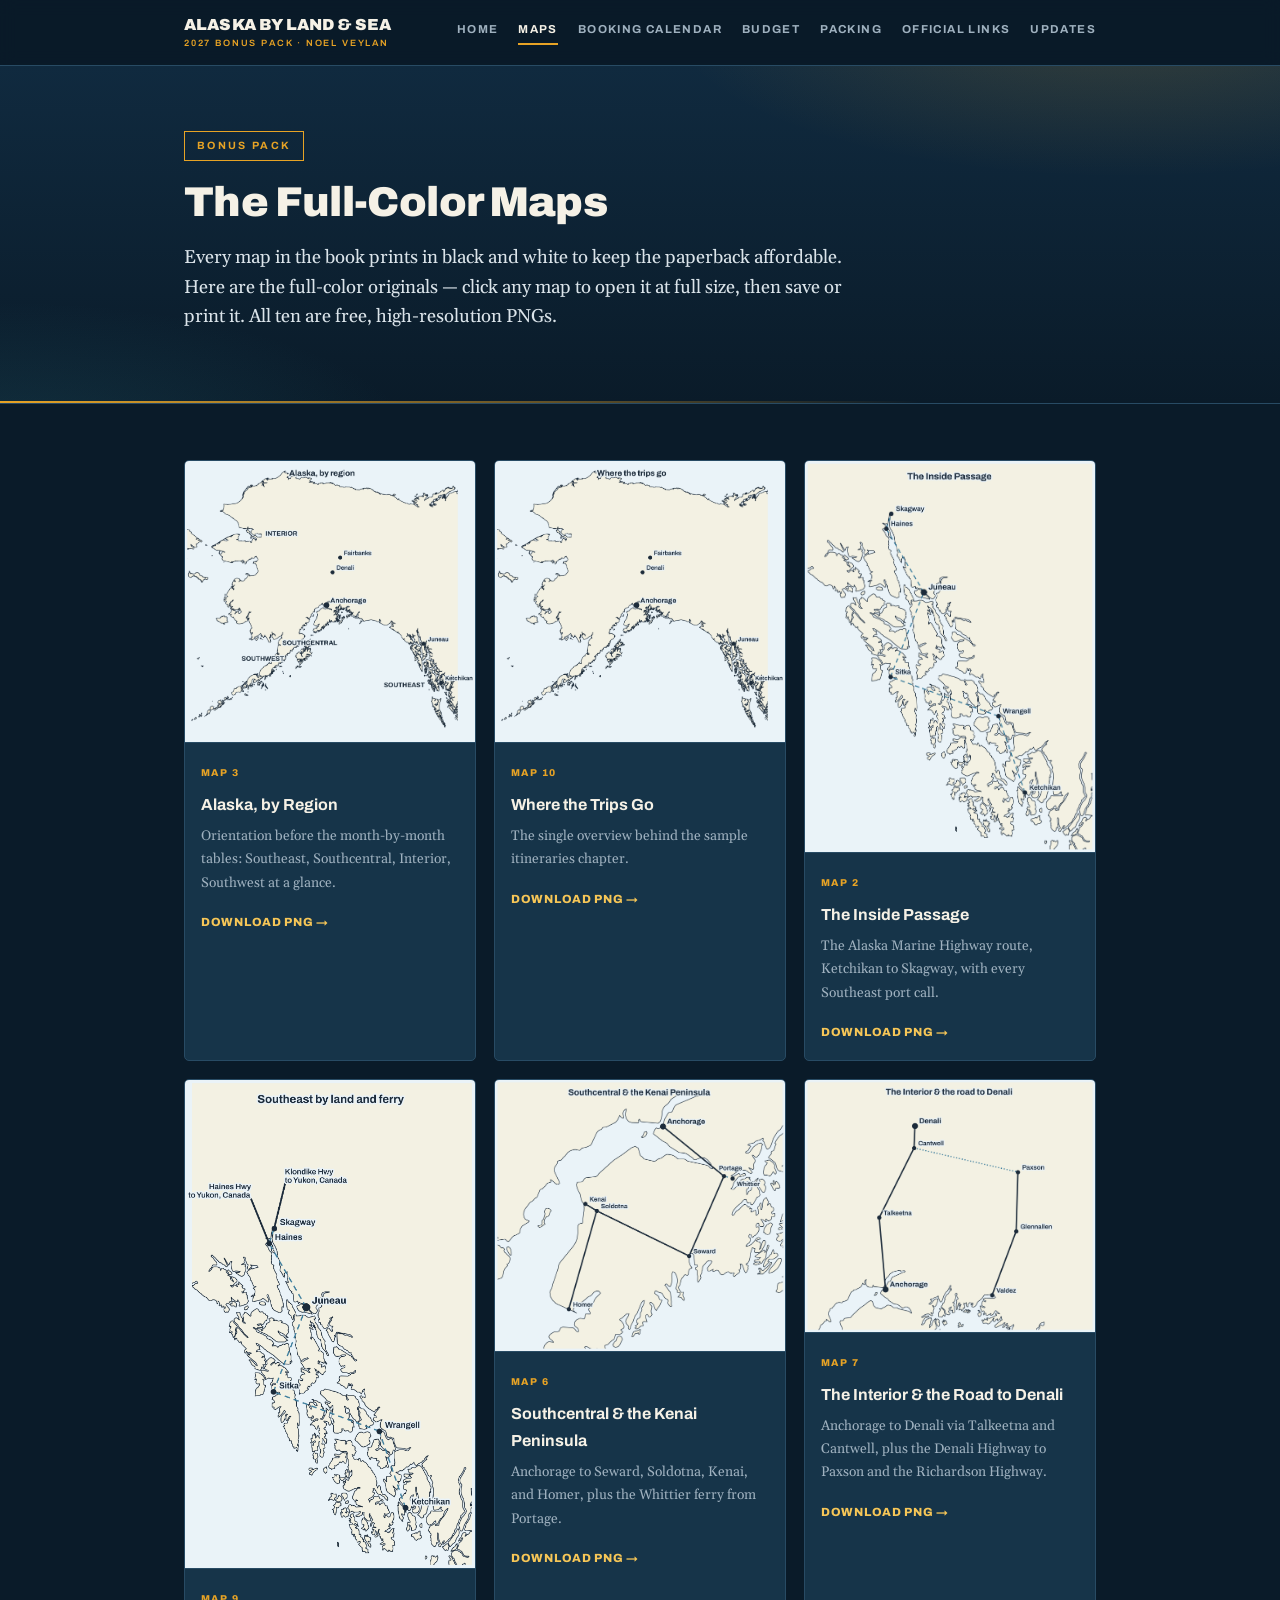
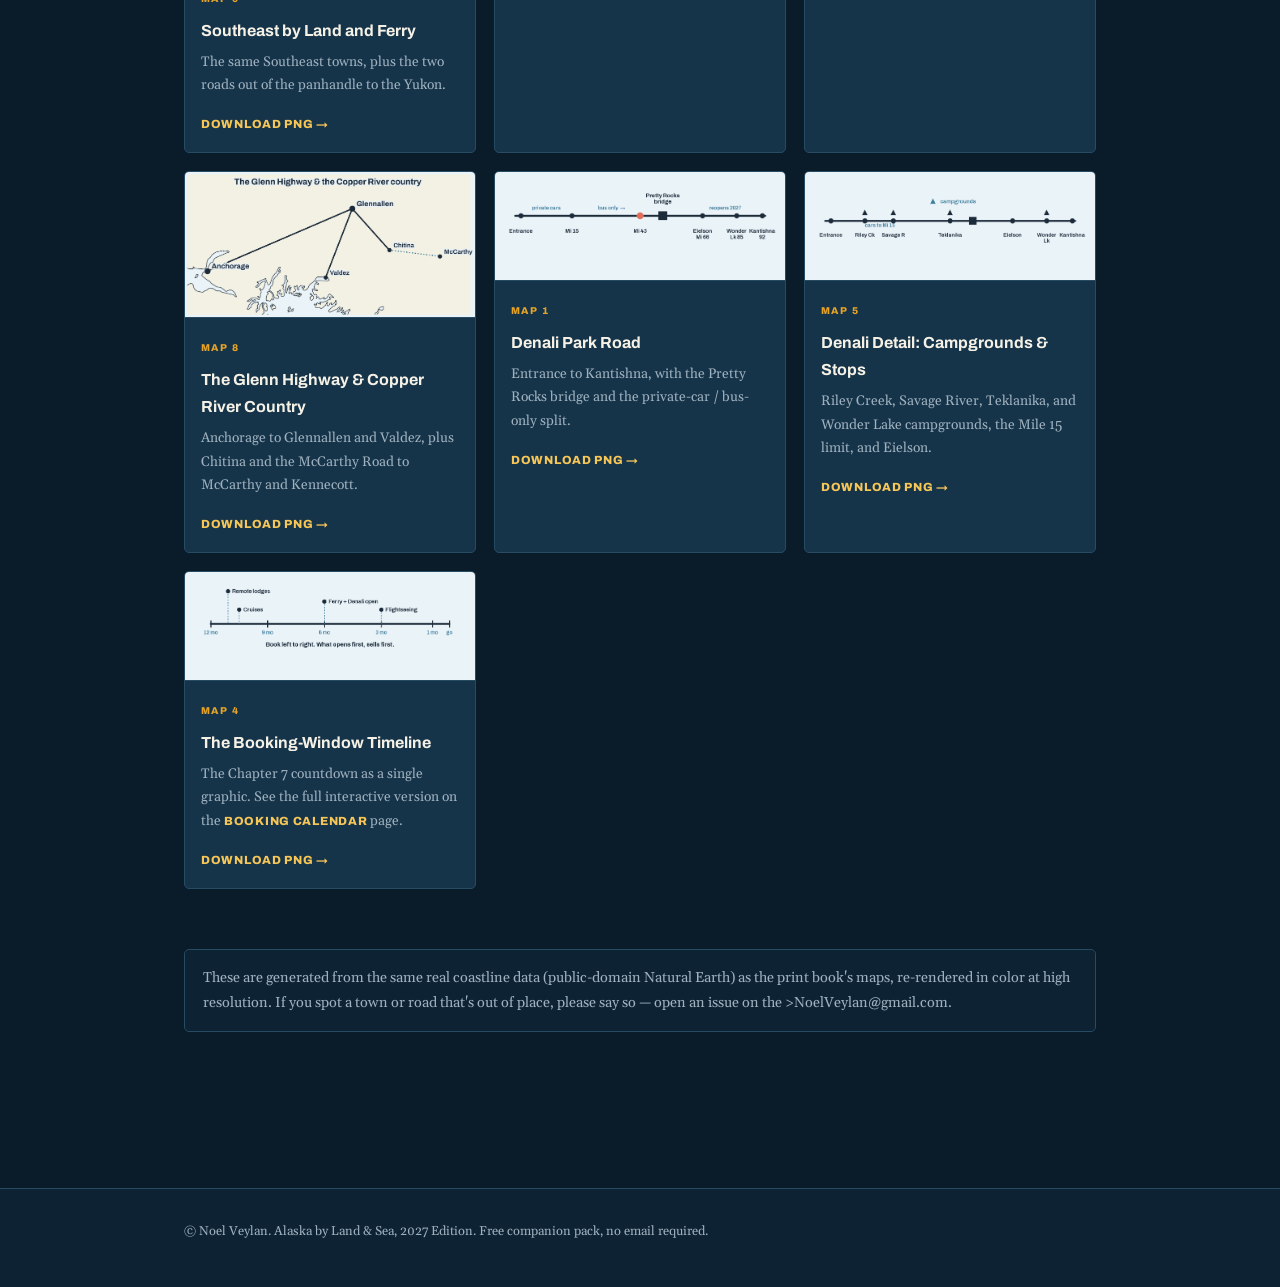
<file: maps.html>
<!doctype html>
<html lang="en">
<head>
<meta charset="utf-8">
<meta name="viewport" content="width=device-width, initial-scale=1">
<title>Full-Color Maps — Alaska by Land &amp; Sea Bonus Pack</title>
<meta name="description" content="The full-color versions of every map in Alaska by Land & Sea 2027, ready to zoom, print, or download.">
<link rel="icon" href="data:image/svg+xml,<svg xmlns=%22http://www.w3.org/2000/svg%22 viewBox=%220 0 100 100%22><rect width=%22100%22 height=%22100%22 fill=%22%230a1b29%22/><text x=%2250%22 y=%2272%22 font-size=%2264%22 font-weight=%22900%22 text-anchor=%22middle%22 fill=%22%23e7a325%22 font-family=%22Archivo,Arial,sans-serif%22>A</text></svg>">
<link rel="stylesheet" href="assets/style.css">
</head>
<body>

<header class="site">
  <div class="wrap">
    <a class="brand" href="/">Alaska by Land &amp; Sea<small>2027 Bonus Pack &middot; Noel Veylan</small></a>
    <nav class="site">
      <a href="/">Home</a>
      <a href="/maps" class="active">Maps</a>
      <a href="/calendar">Booking Calendar</a>
      <a href="/budget">Budget</a>
      <a href="/packing">Packing</a>
      <a href="/links">Official Links</a>
      <a href="/updates">Updates</a>
    </nav>
  </div>
</header>

<div class="hero">
  <div class="wrap">
    <span class="eyebrow">Bonus Pack</span>
    <h1>The Full-Color Maps</h1>
    <p class="lead">Every map in the book prints in black and white to keep the paperback affordable. Here are the
    full-color originals &mdash; click any map to open it at full size, then save or print it. All ten are free,
    high-resolution PNGs.</p>
  </div>
</div>

<main>
  <div class="wrap">
    <section class="block">
      <div class="grid">

        <div class="mapcard">
          <a class="art" href="assets/maps/alaska_overview.png" target="_blank" rel="noopener"><img src="assets/maps/alaska_overview.png" alt="Alaska overview map with regions labeled and main road and cruise corridors"></a>
          <div class="cap"><span class="tag">Map 3</span><h4>Alaska, by Region</h4>
          <p>Orientation before the month-by-month tables: Southeast, Southcentral, Interior, Southwest at a glance.</p>
          <a href="assets/maps/alaska_overview.png" download>Download PNG →</a></div>
        </div>

        <div class="mapcard">
          <a class="art" href="assets/maps/itineraries_overview.png" target="_blank" rel="noopener"><img src="assets/maps/itineraries_overview.png" alt="Overview map showing where the sample itineraries go"></a>
          <div class="cap"><span class="tag">Map 10</span><h4>Where the Trips Go</h4>
          <p>The single overview behind the sample itineraries chapter.</p>
          <a href="assets/maps/itineraries_overview.png" download>Download PNG →</a></div>
        </div>

        <div class="mapcard">
          <a class="art" href="assets/maps/inside_passage.png" target="_blank" rel="noopener"><img src="assets/maps/inside_passage.png" alt="The Inside Passage ferry and cruise route map"></a>
          <div class="cap"><span class="tag">Map 2</span><h4>The Inside Passage</h4>
          <p>The Alaska Marine Highway route, Ketchikan to Skagway, with every Southeast port call.</p>
          <a href="assets/maps/inside_passage.png" download>Download PNG →</a></div>
        </div>

        <div class="mapcard">
          <a class="art" href="assets/maps/southeast.png" target="_blank" rel="noopener"><img src="assets/maps/southeast.png" alt="Southeast Alaska by land and ferry, with the Haines and Skagway road connections to Canada"></a>
          <div class="cap"><span class="tag">Map 9</span><h4>Southeast by Land and Ferry</h4>
          <p>The same Southeast towns, plus the two roads out of the panhandle to the Yukon.</p>
          <a href="assets/maps/southeast.png" download>Download PNG →</a></div>
        </div>

        <div class="mapcard">
          <a class="art" href="assets/maps/kenai.png" target="_blank" rel="noopener"><img src="assets/maps/kenai.png" alt="Southcentral Alaska and the Kenai Peninsula map"></a>
          <div class="cap"><span class="tag">Map 6</span><h4>Southcentral &amp; the Kenai Peninsula</h4>
          <p>Anchorage to Seward, Soldotna, Kenai, and Homer, plus the Whittier ferry from Portage.</p>
          <a href="assets/maps/kenai.png" download>Download PNG →</a></div>
        </div>

        <div class="mapcard">
          <a class="art" href="assets/maps/interior.png" target="_blank" rel="noopener"><img src="assets/maps/interior.png" alt="The Interior and the road to Denali map"></a>
          <div class="cap"><span class="tag">Map 7</span><h4>The Interior &amp; the Road to Denali</h4>
          <p>Anchorage to Denali via Talkeetna and Cantwell, plus the Denali Highway to Paxson and the Richardson Highway.</p>
          <a href="assets/maps/interior.png" download>Download PNG →</a></div>
        </div>

        <div class="mapcard">
          <a class="art" href="assets/maps/copper_river.png" target="_blank" rel="noopener"><img src="assets/maps/copper_river.png" alt="The Glenn Highway and Copper River country map"></a>
          <div class="cap"><span class="tag">Map 8</span><h4>The Glenn Highway &amp; Copper River Country</h4>
          <p>Anchorage to Glennallen and Valdez, plus Chitina and the McCarthy Road to McCarthy and Kennecott.</p>
          <a href="assets/maps/copper_river.png" download>Download PNG →</a></div>
        </div>

        <div class="mapcard">
          <a class="art" href="assets/maps/denali_road.png" target="_blank" rel="noopener"><img src="assets/maps/denali_road.png" alt="Denali Park Road diagram, entrance to Kantishna"></a>
          <div class="cap"><span class="tag">Map 1</span><h4>Denali Park Road</h4>
          <p>Entrance to Kantishna, with the Pretty Rocks bridge and the private-car / bus-only split.</p>
          <a href="assets/maps/denali_road.png" download>Download PNG →</a></div>
        </div>

        <div class="mapcard">
          <a class="art" href="assets/maps/denali_detail.png" target="_blank" rel="noopener"><img src="assets/maps/denali_detail.png" alt="Denali Park Road detail map with campgrounds"></a>
          <div class="cap"><span class="tag">Map 5</span><h4>Denali Detail: Campgrounds &amp; Stops</h4>
          <p>Riley Creek, Savage River, Teklanika, and Wonder Lake campgrounds, the Mile 15 limit, and Eielson.</p>
          <a href="assets/maps/denali_detail.png" download>Download PNG →</a></div>
        </div>

        <div class="mapcard">
          <a class="art" href="assets/maps/booking_timeline.png" target="_blank" rel="noopener"><img src="assets/maps/booking_timeline.png" alt="Booking window timeline graphic"></a>
          <div class="cap"><span class="tag">Map 4</span><h4>The Booking-Window Timeline</h4>
          <p>The Chapter 7 countdown as a single graphic. See the full interactive version on the <a href="/calendar">Booking Calendar</a> page.</p>
          <a href="assets/maps/booking_timeline.png" download>Download PNG →</a></div>
        </div>

      </div>
    </section>

    <section class="block">
      <div class="notice">These are generated from the same real coastline data (public-domain Natural Earth)
        as the print book's maps, re-rendered in color at high resolution. If you spot a town or road that's out of
        place, please say so &mdash; open an issue on the >NoelVeylan@gmail.com</a>.</div>
    </section>
  </div>
</main>

<footer class="site">
  <div class="wrap"><p>&copy; Noel Veylan. Alaska by Land &amp; Sea, 2027 Edition. Free companion pack, no email required.</p></div>
</footer>

</body>
</html>
</file>
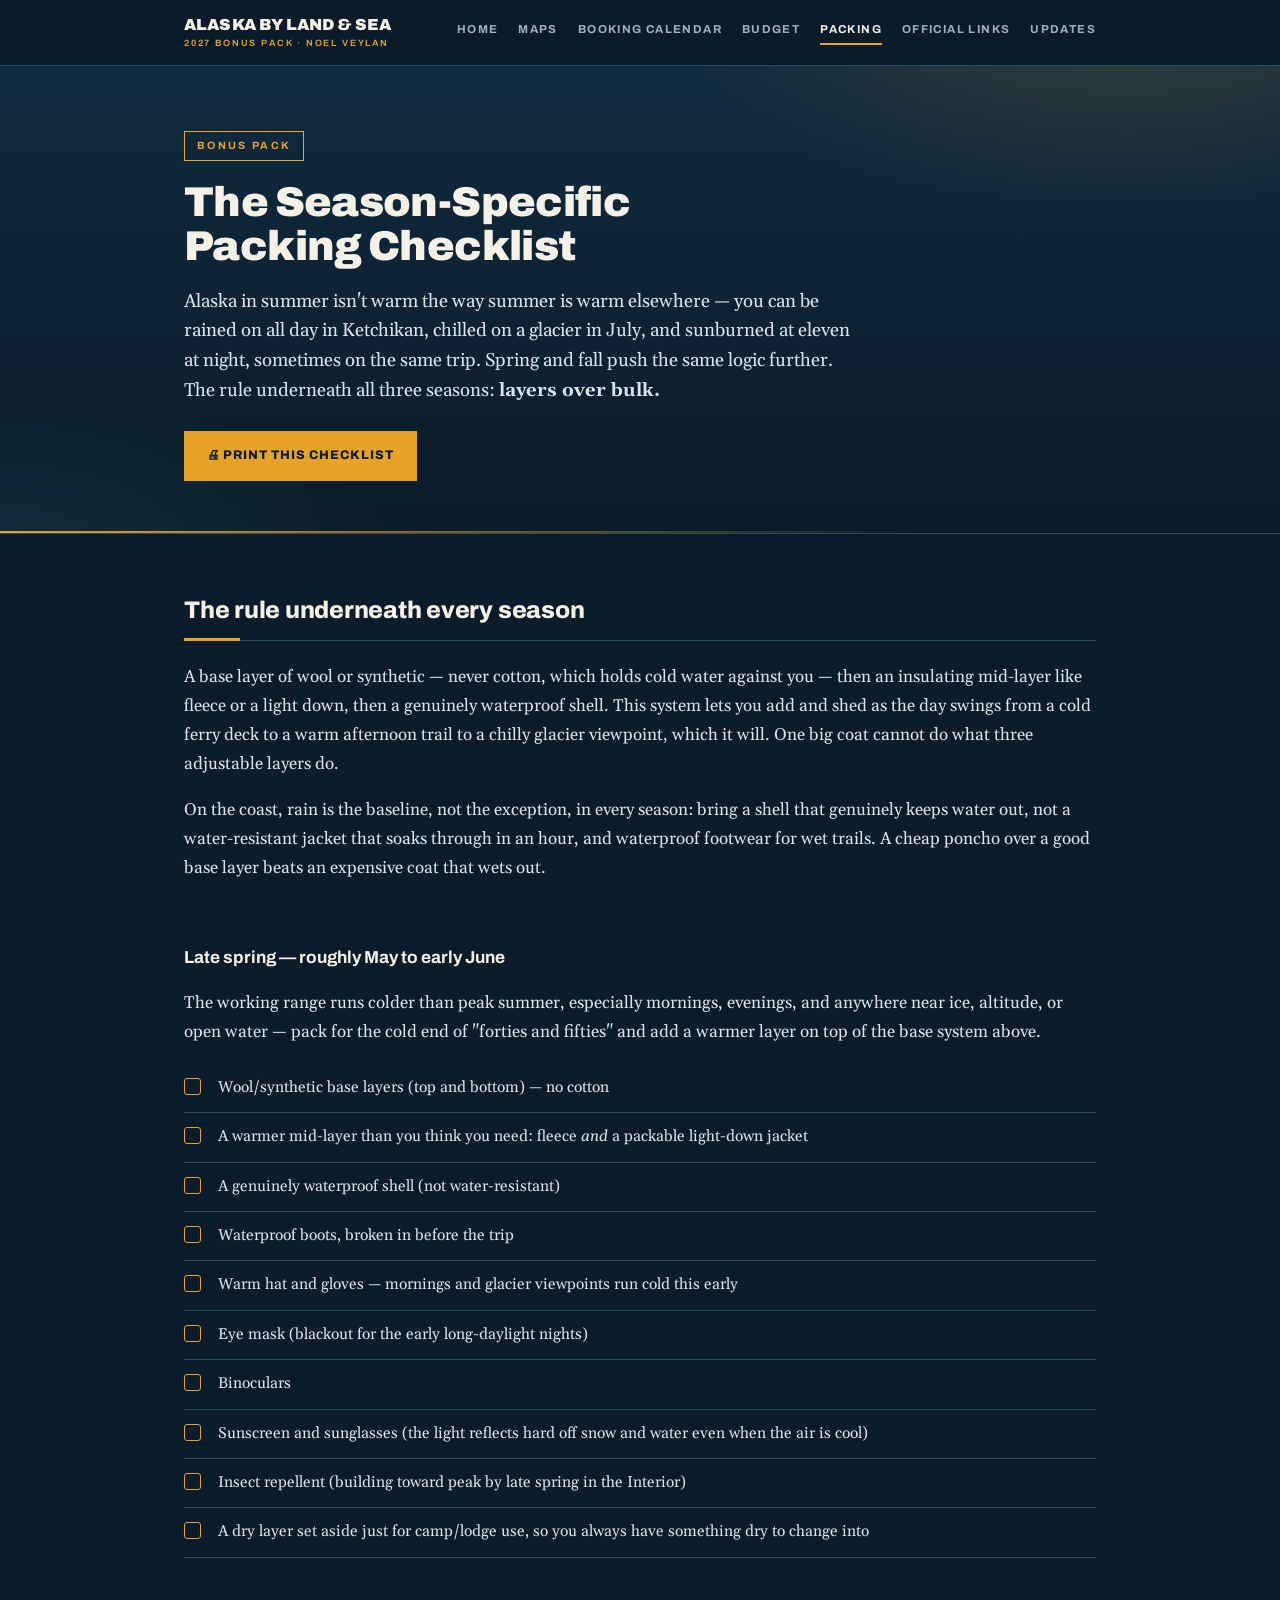
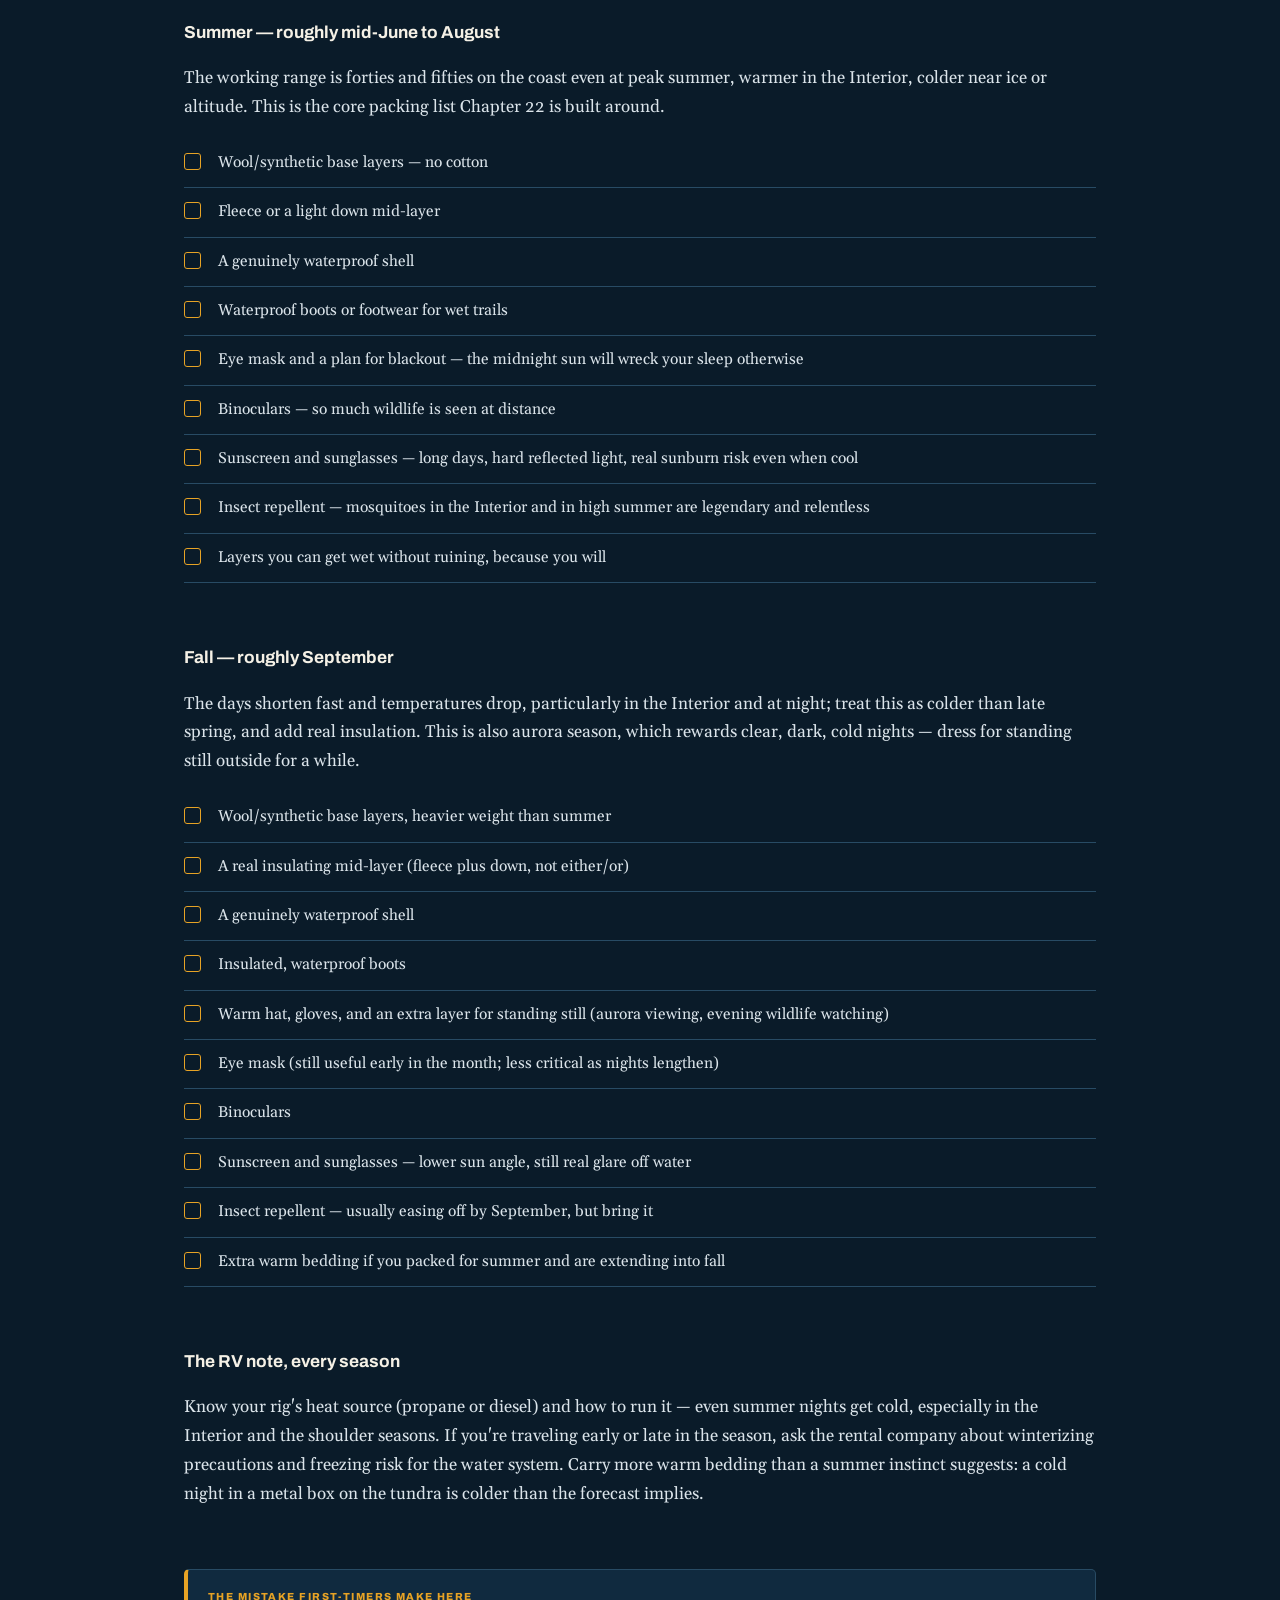
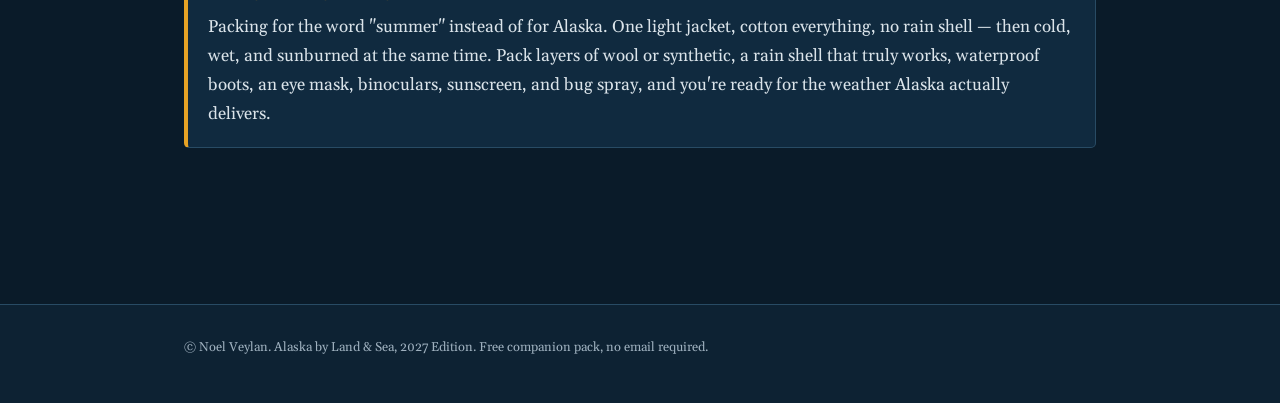
<file: packing.html>
<!doctype html>
<html lang="en">
<head>
<meta charset="utf-8">
<meta name="viewport" content="width=device-width, initial-scale=1">
<title>Packing Checklist — Alaska by Land &amp; Sea Bonus Pack</title>
<meta name="description" content="Season-specific, printable packing checklists for Alaska in spring, summer, and fall, built on Chapter 22's layering logic.">
<link rel="icon" href="data:image/svg+xml,<svg xmlns=%22http://www.w3.org/2000/svg%22 viewBox=%220 0 100 100%22><rect width=%22100%22 height=%22100%22 fill=%22%230a1b29%22/><text x=%2250%22 y=%2272%22 font-size=%2264%22 font-weight=%22900%22 text-anchor=%22middle%22 fill=%22%23e7a325%22 font-family=%22Archivo,Arial,sans-serif%22>A</text></svg>">
<link rel="stylesheet" href="assets/style.css">
</head>
<body>

<header class="site no-print">
  <div class="wrap">
    <a class="brand" href="/">Alaska by Land &amp; Sea<small>2027 Bonus Pack &middot; Noel Veylan</small></a>
    <nav class="site">
      <a href="/">Home</a>
      <a href="/maps">Maps</a>
      <a href="/calendar">Booking Calendar</a>
      <a href="/budget">Budget</a>
      <a href="/packing" class="active">Packing</a>
      <a href="/links">Official Links</a>
      <a href="/updates">Updates</a>
    </nav>
  </div>
</header>

<div class="hero no-print">
  <div class="wrap">
    <span class="eyebrow">Bonus Pack</span>
    <h1>The Season-Specific Packing Checklist</h1>
    <p class="lead">Alaska in summer isn't warm the way summer is warm elsewhere &mdash; you can be rained on all day
    in Ketchikan, chilled on a glacier in July, and sunburned at eleven at night, sometimes on the same trip. Spring
    and fall push the same logic further. The rule underneath all three seasons: <strong>layers over bulk.</strong></p>
    <div class="hero-actions"><a class="btn solid" href="#" onclick="window.print();return false;">🖨 Print this checklist</a></div>
  </div>
</div>

<main>
  <div class="wrap">

    <section class="block">
      <h2 class="h">The rule underneath every season</h2>
      <p>A base layer of wool or synthetic &mdash; never cotton, which holds cold water against you &mdash; then an
      insulating mid-layer like fleece or a light down, then a genuinely waterproof shell. This system lets you add
      and shed as the day swings from a cold ferry deck to a warm afternoon trail to a chilly glacier viewpoint,
      which it will. One big coat cannot do what three adjustable layers do.</p>
      <p>On the coast, rain is the baseline, not the exception, in every season: bring a shell that genuinely keeps
      water out, not a water-resistant jacket that soaks through in an hour, and waterproof footwear for wet trails.
      A cheap poncho over a good base layer beats an expensive coat that wets out.</p>
    </section>

    <section class="block">
      <h3 class="h">Late spring &mdash; roughly May to early June</h3>
      <p>The working range runs colder than peak summer, especially mornings, evenings, and anywhere near ice,
      altitude, or open water &mdash; pack for the cold end of "forties and fifties" and add a warmer layer on top
      of the base system above.</p>
      <ul class="checklist">
        <li>Wool/synthetic base layers (top and bottom) &mdash; no cotton</li>
        <li>A warmer mid-layer than you think you need: fleece <em>and</em> a packable light-down jacket</li>
        <li>A genuinely waterproof shell (not water-resistant)</li>
        <li>Waterproof boots, broken in before the trip</li>
        <li>Warm hat and gloves &mdash; mornings and glacier viewpoints run cold this early</li>
        <li>Eye mask (blackout for the early long-daylight nights)</li>
        <li>Binoculars</li>
        <li>Sunscreen and sunglasses (the light reflects hard off snow and water even when the air is cool)</li>
        <li>Insect repellent (building toward peak by late spring in the Interior)</li>
        <li>A dry layer set aside just for camp/lodge use, so you always have something dry to change into</li>
      </ul>
    </section>

    <section class="block">
      <h3 class="h">Summer &mdash; roughly mid-June to August</h3>
      <p>The working range is forties and fifties on the coast even at peak summer, warmer in the Interior, colder
      near ice or altitude. This is the core packing list Chapter 22 is built around.</p>
      <ul class="checklist">
        <li>Wool/synthetic base layers &mdash; no cotton</li>
        <li>Fleece or a light down mid-layer</li>
        <li>A genuinely waterproof shell</li>
        <li>Waterproof boots or footwear for wet trails</li>
        <li>Eye mask and a plan for blackout &mdash; the midnight sun will wreck your sleep otherwise</li>
        <li>Binoculars &mdash; so much wildlife is seen at distance</li>
        <li>Sunscreen and sunglasses &mdash; long days, hard reflected light, real sunburn risk even when cool</li>
        <li>Insect repellent &mdash; mosquitoes in the Interior and in high summer are legendary and relentless</li>
        <li>Layers you can get wet without ruining, because you will</li>
      </ul>
    </section>

    <section class="block">
      <h3 class="h">Fall &mdash; roughly September</h3>
      <p>The days shorten fast and temperatures drop, particularly in the Interior and at night; treat this as
      colder than late spring, and add real insulation. This is also aurora season, which rewards clear, dark, cold
      nights &mdash; dress for standing still outside for a while.</p>
      <ul class="checklist">
        <li>Wool/synthetic base layers, heavier weight than summer</li>
        <li>A real insulating mid-layer (fleece plus down, not either/or)</li>
        <li>A genuinely waterproof shell</li>
        <li>Insulated, waterproof boots</li>
        <li>Warm hat, gloves, and an extra layer for standing still (aurora viewing, evening wildlife watching)</li>
        <li>Eye mask (still useful early in the month; less critical as nights lengthen)</li>
        <li>Binoculars</li>
        <li>Sunscreen and sunglasses &mdash; lower sun angle, still real glare off water</li>
        <li>Insect repellent &mdash; usually easing off by September, but bring it</li>
        <li>Extra warm bedding if you packed for summer and are extending into fall</li>
      </ul>
    </section>

    <section class="block">
      <h3 class="h">The RV note, every season</h3>
      <p>Know your rig's heat source (propane or diesel) and how to run it &mdash; even summer nights get cold,
      especially in the Interior and the shoulder seasons. If you're traveling early or late in the season, ask the
      rental company about winterizing precautions and freezing risk for the water system. Carry more warm bedding
      than a summer instinct suggests: a cold night in a metal box on the tundra is colder than the forecast
      implies.</p>
    </section>

    <section class="block no-print">
      <div class="callout">
        <span class="lab">The mistake first-timers make here</span>
        <p>Packing for the word "summer" instead of for Alaska. One light jacket, cotton everything, no rain shell
        &mdash; then cold, wet, and sunburned at the same time. Pack layers of wool or synthetic, a rain shell that
        truly works, waterproof boots, an eye mask, binoculars, sunscreen, and bug spray, and you're ready for the
        weather Alaska actually delivers.</p>
      </div>
    </section>

  </div>
</main>

<footer class="site no-print">
  <div class="wrap"><p>&copy; Noel Veylan. Alaska by Land &amp; Sea, 2027 Edition. Free companion pack, no email required.</p></div>
</footer>

</body>
</html>
</file>
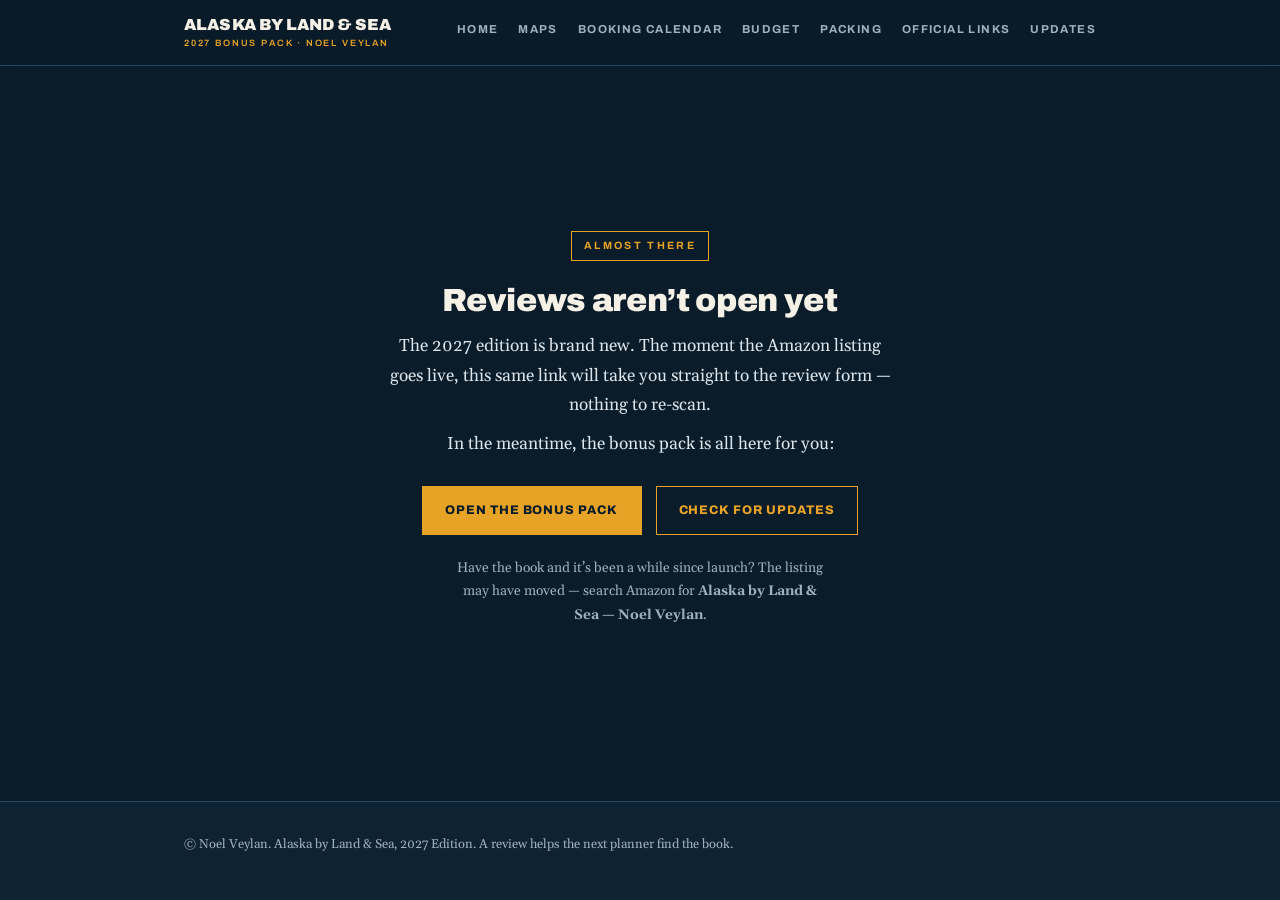
<file: review.html>
<!doctype html>
<html lang="en">
<head>
<meta charset="utf-8">
<meta name="viewport" content="width=device-width, initial-scale=1">
<meta name="robots" content="noindex">
<title>Leave a Review — Alaska by Land &amp; Sea 2027</title>
<meta name="description" content="Go straight to the Amazon review page for Alaska by Land & Sea 2027.">
<link rel="icon" href="data:image/svg+xml,<svg xmlns=%22http://www.w3.org/2000/svg%22 viewBox=%220 0 100 100%22><rect width=%22100%22 height=%22100%22 fill=%22%230a1b29%22/><text x=%2250%22 y=%2272%22 font-size=%2264%22 font-weight=%22900%22 text-anchor=%22middle%22 fill=%22%23e7a325%22 font-family=%22Archivo,Arial,sans-serif%22>A</text></svg>">
<link rel="stylesheet" href="assets/style.css">
<style>
  /* review interstitial — centred single card */
  body{ min-height:100vh; display:flex; flex-direction:column; }
  .redirect{ flex:1; display:flex; align-items:center; justify-content:center; padding:48px 0; }
  .redirect .wrap{ max-width:560px; text-align:center; }
  .redirect .eyebrow{ margin-bottom:22px; }
  .redirect h1{ font-family:'Archivo',system-ui,sans-serif; font-weight:900; color:var(--cream);
    font-size:2rem; line-height:1.1; letter-spacing:-.01em; margin:0 0 14px; }
  .redirect p{ color:var(--text); font-size:1.08rem; margin:0 auto 10px; max-width:46ch; }
  .redirect .actions{ margin:26px 0 0; display:flex; gap:14px; justify-content:center; flex-wrap:wrap; }
  .redirect .fine{ margin-top:22px; font-size:.86rem; color:var(--text-dim); }
  .redirect .fine a{ color:var(--gold-bright); }
  .spin{ display:inline-block; width:16px; height:16px; margin-right:8px; vertical-align:-2px;
    border:2px solid rgba(231,163,37,.3); border-top-color:var(--gold); border-radius:50%;
    animation:spin .8s linear infinite; }
  @keyframes spin{ to{ transform:rotate(360deg); } }
  [hidden]{ display:none !important; }
</style>
</head>
<body>

<header class="site">
  <div class="wrap">
    <a class="brand" href="/">Alaska by Land &amp; Sea<small>2027 Bonus Pack &middot; Noel Veylan</small></a>
    <nav class="site">
      <a href="/">Home</a>
      <a href="/maps">Maps</a>
      <a href="/calendar">Booking Calendar</a>
      <a href="/budget">Budget</a>
      <a href="/packing">Packing</a>
      <a href="/links">Official Links</a>
      <a href="/updates">Updates</a>
    </nav>
  </div>
</header>

<main class="redirect">
  <div class="wrap">

    <!-- shown when the listing is live -->
    <div id="state-live" hidden>
      <span class="eyebrow">Thank you</span>
      <h1>Taking you to the review page</h1>
      <p id="live-msg"><span class="spin" aria-hidden="true"></span>Opening Amazon&hellip;</p>
      <div class="actions">
        <a class="btn solid" id="review-link" href="#" rel="noopener">Leave a review on Amazon</a>
        <a class="btn" id="product-link" href="#" rel="noopener">Open the book&rsquo;s Amazon page</a>
      </div>
      <p class="fine">Nothing happening? Tap the button above, or search Amazon for
        <strong>Alaska by Land &amp; Sea &mdash; Noel Veylan</strong>.</p>
    </div>

    <!-- shown before launch, or if the ASIN hasn't been set yet -->
    <div id="state-pending" hidden>
      <span class="eyebrow">Almost there</span>
      <h1>Reviews aren&rsquo;t open yet</h1>
      <p>The 2027 edition is brand new. The moment the Amazon listing goes live, this same link
        will take you straight to the review form &mdash; nothing to re-scan.</p>
      <p>In the meantime, the bonus pack is all here for you:</p>
      <div class="actions">
        <a class="btn solid" href="/">Open the bonus pack</a>
        <a class="btn" href="/updates">Check for updates</a>
      </div>
      <p class="fine">Have the book and it&rsquo;s been a while since launch? The listing may have moved &mdash;
        search Amazon for <strong>Alaska by Land &amp; Sea &mdash; Noel Veylan</strong>.</p>
    </div>

    <noscript>
      <span class="eyebrow">Leave a review</span>
      <h1>Find the book on Amazon</h1>
      <p>Search Amazon for <strong>Alaska by Land &amp; Sea &mdash; Noel Veylan</strong> and leave a
        review on the book&rsquo;s page. (Turning on JavaScript lets this page take you there directly.)</p>
    </noscript>

  </div>
</main>

<footer class="site">
  <div class="wrap"><p>&copy; Noel Veylan. Alaska by Land &amp; Sea, 2027 Edition. A review helps the next planner find the book.</p></div>
</footer>

<script>
/* ------------------------------------------------------------------
   Review redirect — edit this block only.
   asin   : the book's 10-character Amazon ASIN (Kindle or paperback).
   live   : set to true once that listing is actually purchasable.
   domain : the Amazon marketplace to send readers to.
   ------------------------------------------------------------------ */
var REVIEW = {
  asin:   "",
  live:   false,
  domain: "www.amazon.com",
  delayMs: 1600
};

(function () {
  var stay = /[?&](stay|debug)\b/.test(location.search);
  var asin = (REVIEW.asin || "").trim().toUpperCase();
  var valid = REVIEW.live && /^[A-Z0-9]{10}$/.test(asin);

  var pending = document.getElementById("state-pending");
  var liveBox = document.getElementById("state-live");

  if (!valid) {
    pending.hidden = false;
    return;
  }

  var base       = "https://" + REVIEW.domain;
  var reviewUrl  = base + "/review/create-review/?asin=" + asin;
  var productUrl = base + "/dp/" + asin;

  document.getElementById("review-link").href  = reviewUrl;
  document.getElementById("product-link").href = productUrl;
  liveBox.hidden = false;

  if (stay) {
    document.getElementById("live-msg").textContent =
      "Preview mode — auto-redirect is off. Use the buttons below.";
    return;
  }

  setTimeout(function () {
    window.location.replace(reviewUrl);
    /* if the browser is still here a moment later, the redirect was blocked —
       fall back to the product page, which never requires a sign-in */
    setTimeout(function () {
      document.getElementById("live-msg").innerHTML =
        "Amazon didn&rsquo;t open automatically &mdash; tap a button below.";
    }, 2500);
  }, REVIEW.delayMs);
})();
</script>

</body>
</html>
</file>
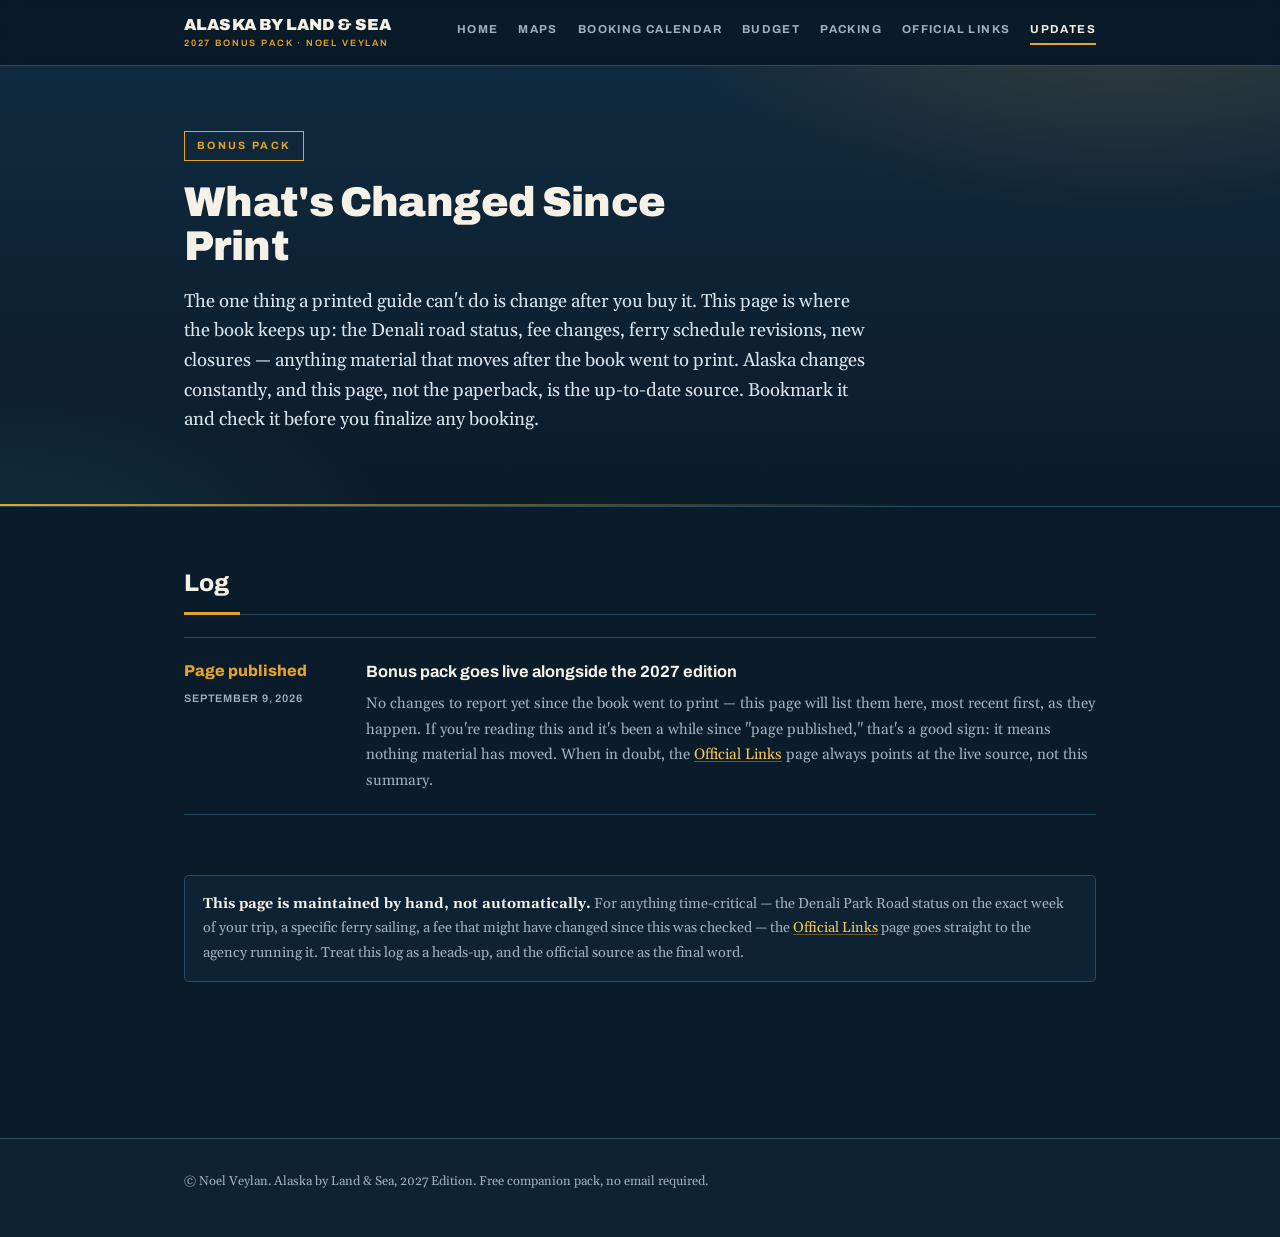
<file: updates.html>
<!doctype html>
<html lang="en">
<head>
<meta charset="utf-8">
<meta name="viewport" content="width=device-width, initial-scale=1">
<title>Updates — Alaska by Land &amp; Sea Bonus Pack</title>
<meta name="description" content="What has changed since Alaska by Land & Sea 2027 went to print: Denali road status, fee changes, and ferry schedule revisions.">
<link rel="icon" href="data:image/svg+xml,<svg xmlns=%22http://www.w3.org/2000/svg%22 viewBox=%220 0 100 100%22><rect width=%22100%22 height=%22100%22 fill=%22%230a1b29%22/><text x=%2250%22 y=%2272%22 font-size=%2264%22 font-weight=%22900%22 text-anchor=%22middle%22 fill=%22%23e7a325%22 font-family=%22Archivo,Arial,sans-serif%22>A</text></svg>">
<link rel="stylesheet" href="assets/style.css">
</head>
<body>

<header class="site">
  <div class="wrap">
    <a class="brand" href="/">Alaska by Land &amp; Sea<small>2027 Bonus Pack &middot; Noel Veylan</small></a>
    <nav class="site">
      <a href="/">Home</a>
      <a href="/maps">Maps</a>
      <a href="/calendar">Booking Calendar</a>
      <a href="/budget">Budget</a>
      <a href="/packing">Packing</a>
      <a href="/links">Official Links</a>
      <a href="/updates" class="active">Updates</a>
    </nav>
  </div>
</header>

<div class="hero">
  <div class="wrap">
    <span class="eyebrow">Bonus Pack</span>
    <h1>What's Changed Since Print</h1>
    <p class="lead">The one thing a printed guide can't do is change after you buy it. This page is where the book
    keeps up: the Denali road status, fee changes, ferry schedule revisions, new closures &mdash; anything material
    that moves after the book went to print. Alaska changes constantly, and this page, not the paperback, is the
    up-to-date source. Bookmark it and check it before you finalize any booking.</p>
  </div>
</div>

<main>
  <div class="wrap">

    <section class="block">
      <h2 class="h">Log</h2>

      <div class="tl-item">
        <div class="tl-when">Page published<small id="pub-date">&mdash;</small></div>
        <div class="tl-what">
          <h4>Bonus pack goes live alongside the 2027 edition</h4>
          <p>No changes to report yet since the book went to print &mdash; this page will list them here, most
          recent first, as they happen. If you're reading this and it's been a while since "page published," that's
          a good sign: it means nothing material has moved. When in doubt, the <a href="/links">Official Links</a>
          page always points at the live source, not this summary.</p>
        </div>
      </div>

    </section>

    <section class="block">
      <div class="notice">
        <strong>This page is maintained by hand, not automatically.</strong> For anything time-critical &mdash; the
        Denali Park Road status on the exact week of your trip, a specific ferry sailing, a fee that might have
        changed since this was checked &mdash; the <a href="/links">Official Links</a> page goes straight to the
        agency running it. Treat this log as a heads-up, and the official source as the final word.
      </div>
    </section>

  </div>
</main>

<footer class="site">
  <div class="wrap"><p>&copy; Noel Veylan. Alaska by Land &amp; Sea, 2027 Edition. Free companion pack, no email required.</p></div>
</footer>

<script>
document.getElementById('pub-date').textContent =
  new Date('2026-09-09').toLocaleDateString('en-US',{year:'numeric',month:'long',day:'numeric'});
</script>

</body>
</html>
</file>
<file: assets/style.css>
/* ============================================================
   Alaska by Land & Sea -- bonus pack site stylesheet
   Dark, cinematic palette pulled straight from the book cover:
   deep-navy ground, cream text, amber-gold accent, bold Archivo
   display over a Gelasio serif body, so the free companion site
   reads as the same product as the 2027 paperback.
   ============================================================ */

@import url('https://fonts.googleapis.com/css2?family=Archivo:wght@500;600;700;800;900&family=Gelasio:ital,wght@0,400;0,700;1,400&display=swap');

:root{
  --navy-900:#0a1b29;   /* page ground */
  --navy-850:#0d2233;   /* footer, notices */
  --navy-800:#102a3f;   /* hero top, table head */
  --navy-700:#163449;   /* cards */
  --line:#284b64;       /* hairlines / borders */

  --cream:#f5f1e6;      /* headings, emphasis */
  --text:#dbe4ea;       /* body copy */
  --text-dim:#9fb1bf;   /* secondary copy */

  --gold:#e7a325;       /* accent (the cover's "BY LAND & SEA") */
  --gold-bright:#f6c657;
  --gold-deep:#c9861a;

  --max:960px;
  --radius:5px;
}

*{ box-sizing:border-box; }
html{ background:var(--navy-900); scroll-behavior:smooth; }
body{
  margin:0; background:var(--navy-900); color:var(--text);
  font-family:'Gelasio', Georgia, serif; font-size:17px; line-height:1.7;
  -webkit-font-smoothing:antialiased; text-rendering:optimizeLegibility;
}
h1,h2,h3,h4,.eyebrow,nav.site a,.btn,.chip,.brand,th,
.mapcard .cap .tag,.callout .lab,.tl-when{
  font-family:'Archivo', system-ui, -apple-system, sans-serif;
}

::selection{ background:var(--gold); color:var(--navy-900); }

a{ color:var(--gold-bright); text-decoration:none; }
a:hover{ color:var(--gold); }
main a{ text-decoration:underline; text-underline-offset:2px; text-decoration-color:rgba(231,163,37,.45); }
main a:hover{ text-decoration-color:var(--gold); }
.hero p.lead a{ text-decoration:underline; text-underline-offset:2px; text-decoration-color:rgba(231,163,37,.45); }
.card a,.mapcard a,a.art{ text-decoration:none; }

img{ max-width:100%; height:auto; display:block; }

.wrap{ max-width:var(--max); margin:0 auto; padding:0 24px; }

/* ---- header ---- */
header.site{
  position:sticky; top:0; z-index:20;
  background:rgba(10,27,41,.85); backdrop-filter:blur(8px);
  border-bottom:1px solid var(--line);
}
header.site .wrap{ display:flex; align-items:center; justify-content:space-between; gap:14px 28px; padding:16px 24px; flex-wrap:wrap; }
.brand{ font-weight:900; letter-spacing:.01em; font-size:1rem; line-height:1.15; color:var(--cream); text-transform:uppercase; text-decoration:none; }
.brand small{ display:block; font-weight:600; letter-spacing:.2em; text-transform:uppercase; font-size:.57rem; color:var(--gold); margin-top:4px; }
nav.site{ display:flex; gap:20px; flex-wrap:wrap; }
nav.site a{ font-weight:700; font-size:.72rem; text-transform:uppercase; letter-spacing:.12em; text-decoration:none; color:var(--text-dim); padding-bottom:3px; border-bottom:2px solid transparent; }
nav.site a:hover{ color:var(--cream); }
nav.site a.active{ color:var(--cream); border-bottom-color:var(--gold); }

/* ---- hero ---- */
.hero{
  position:relative; overflow:hidden;
  background:linear-gradient(180deg, var(--navy-800) 0%, var(--navy-900) 100%);
  border-bottom:1px solid var(--line);
  padding:64px 0 52px;
}
.hero::before{
  content:""; position:absolute; inset:0; pointer-events:none;
  background:
    radial-gradient(60% 80% at 88% -15%, rgba(231,163,37,.18), transparent 60%),
    radial-gradient(55% 75% at 0% 115%, rgba(46,124,142,.24), transparent 60%);
}
.hero::after{
  content:""; position:absolute; left:0; right:0; bottom:0; height:2px;
  background:linear-gradient(90deg, var(--gold), transparent 72%);
}
.hero .wrap{ position:relative; }
.home .hero{ padding:88px 0 68px; }
.eyebrow{
  display:inline-block; font-weight:700; text-transform:uppercase; letter-spacing:.22em;
  font-size:.66rem; color:var(--gold); border:1px solid var(--gold); padding:5px 12px; margin-bottom:20px;
}
.hero h1{
  font-weight:900; font-size:2.6rem; line-height:1.05; letter-spacing:-.015em;
  margin:0 0 16px; max-width:20ch; color:var(--cream);
}
.home .hero h1{ font-size:3rem; }
.hero p.lead{ font-size:1.16rem; line-height:1.6; max-width:62ch; color:var(--text); }
.hero-actions{ margin-top:26px; display:flex; gap:14px; flex-wrap:wrap; }

/* ---- buttons / chips ---- */
.btn{
  display:inline-block; font-weight:800; font-size:.78rem; text-transform:uppercase; letter-spacing:.08em;
  text-decoration:none; padding:13px 22px; border:1.5px solid var(--gold); color:var(--gold);
  background:transparent; cursor:pointer; transition:background .15s, color .15s;
}
.btn:hover{ background:var(--gold); color:var(--navy-900); }
.btn.solid{ background:var(--gold); color:var(--navy-900); }
.btn.solid:hover{ background:var(--gold-bright); }
.chip{
  display:inline-block; font-size:.62rem; font-weight:800; text-transform:uppercase; letter-spacing:.12em;
  background:var(--gold); color:var(--navy-900); padding:4px 10px;
}

/* ---- sections ---- */
main{ padding:56px 0 96px; }
section.block{ margin-bottom:60px; }
h2.h{
  position:relative; font-weight:800; font-size:1.5rem; letter-spacing:-.01em; color:var(--cream);
  padding-bottom:10px; margin:0 0 22px; border-bottom:1px solid var(--line);
}
h2.h::after{ content:""; position:absolute; left:0; bottom:-1px; width:56px; height:3px; background:var(--gold); }
h3.h{ font-family:'Archivo'; font-weight:700; font-size:1.08rem; color:var(--cream); margin:30px 0 10px; }

/* ---- cards / grid ---- */
.grid{ display:grid; grid-template-columns:repeat(auto-fill, minmax(250px,1fr)); gap:18px; }
.card{
  background:var(--navy-700); border:1px solid var(--line); border-radius:var(--radius); padding:20px;
  transition:border-color .15s, transform .15s;
}
.card:hover{ border-color:var(--gold); transform:translateY(-2px); }
.card h4{ font-family:'Archivo'; font-weight:700; font-size:1rem; color:var(--cream); margin:0 0 8px; }
.card p{ margin:0; font-size:.92rem; color:var(--text-dim); }
.card a{ font-family:'Archivo'; font-weight:700; font-size:.8rem; text-transform:uppercase; letter-spacing:.04em; }

/* map cards */
.mapcard{
  background:var(--navy-700); border:1px solid var(--line); border-radius:var(--radius); overflow:hidden;
  transition:border-color .15s, transform .15s;
}
.mapcard:hover{ border-color:var(--gold); transform:translateY(-2px); }
.mapcard .art{ display:block; background:#f3f1ea; border-bottom:1px solid var(--line); }
.mapcard .cap{ padding:14px 16px; }
.mapcard .cap .tag{ font-weight:800; font-size:.62rem; letter-spacing:.14em; text-transform:uppercase; color:var(--gold); }
.mapcard .cap h4{ font-family:'Archivo'; font-weight:700; font-size:1rem; color:var(--cream); margin:5px 0 7px; }
.mapcard .cap p{ margin:0 0 12px; font-size:.86rem; color:var(--text-dim); }
.mapcard .cap a{ font-family:'Archivo'; font-size:.74rem; font-weight:800; text-transform:uppercase; letter-spacing:.06em; }

/* ---- tables ---- */
.tblwrap{ overflow-x:auto; border:1px solid var(--line); border-radius:var(--radius); }
table{ width:100%; border-collapse:collapse; margin:14px 0 8px; font-size:.93rem; }
.tblwrap table{ margin:0; }
th,td{ text-align:left; padding:11px 14px; border-bottom:1px solid var(--line); vertical-align:top; }
th{
  font-weight:800; font-size:.66rem; text-transform:uppercase; letter-spacing:.1em; color:var(--gold);
  background:var(--navy-800); border-bottom:1px solid var(--gold-deep);
}
td{ color:var(--text); }
td strong{ color:var(--cream); }
tr:last-child td{ border-bottom:none; }
table tr:hover td{ background:rgba(231,163,37,.05); }

/* ---- timeline ---- */
.tl-item{ display:flex; gap:22px; padding:20px 0; border-bottom:1px solid var(--line); }
.tl-item:first-of-type{ border-top:1px solid var(--line); }
.tl-when{ flex:0 0 160px; font-weight:800; font-size:.98rem; color:var(--gold); }
.tl-when small{ display:block; font-weight:600; color:var(--text-dim); font-size:.68rem; text-transform:uppercase; letter-spacing:.08em; margin-top:5px; }
.tl-what h4{ font-family:'Archivo'; font-weight:700; color:var(--cream); margin:0 0 6px; font-size:1.02rem; }
.tl-what p{ margin:0 0 8px; color:var(--text-dim); font-size:.94rem; }
.tl-what p:last-child{ margin-bottom:0; }

/* ---- checklist ---- */
ul.checklist{ list-style:none; padding:0; margin:14px 0; }
ul.checklist li{ position:relative; padding:11px 0 11px 34px; border-bottom:1px solid var(--line); font-size:.97rem; color:var(--text); }
ul.checklist li::before{ content:""; position:absolute; left:0; top:14px; width:15px; height:15px; border:1.6px solid var(--gold); border-radius:3px; }

/* ---- callout (the book's black mistake-box, inverted for the dark theme) ---- */
.callout{
  background:var(--navy-800); border:1px solid var(--line); border-left:4px solid var(--gold);
  border-radius:var(--radius); padding:18px 20px; margin:22px 0;
}
.callout .lab{ display:block; font-weight:800; text-transform:uppercase; letter-spacing:.14em; font-size:.64rem; color:var(--gold); margin-bottom:8px; }
.callout p{ margin:0; color:var(--text); }

/* ---- notice / link-out box ---- */
.notice{ border:1px solid var(--line); border-radius:var(--radius); padding:16px 18px; font-size:.9rem; background:var(--navy-850); color:var(--text-dim); }
.notice strong{ color:var(--cream); }
.notice.warn{ border-color:var(--gold-deep); background:rgba(231,163,37,.06); }

/* ---- footer ---- */
footer.site{ border-top:1px solid var(--line); background:var(--navy-850); padding:32px 0 44px; }
footer.site p{ font-size:.8rem; color:var(--text-dim); margin:0; }
footer.site a{ color:var(--text-dim); text-decoration:underline; }
footer.site a:hover{ color:var(--gold); }

/* ---- responsive ---- */
@media (max-width:720px){
  .hero{ padding:48px 0 40px; }
  .home .hero{ padding:56px 0 44px; }
  .hero h1{ font-size:2rem; }
  .home .hero h1{ font-size:2.2rem; }
  .hero p.lead{ font-size:1.06rem; }
  .tl-item{ flex-direction:column; gap:6px; }
  .tl-when{ flex-basis:auto; }
  header.site .wrap{ padding:14px 20px; }
}

/* ---- print: fold the dark theme back to clean paper ---- */
@media print{
  html, body{ background:#fff !important; color:#000 !important; font-size:11.5pt; }
  header.site, footer.site, .hero-actions, .no-print{ display:none !important; }
  .hero{ background:#fff !important; border-bottom:1.5px solid #000; padding:0 0 16px; overflow:visible; }
  .hero::before, .hero::after, h2.h::after{ display:none !important; }
  .hero h1{ color:#000 !important; font-size:20pt; }
  .eyebrow{ color:#000 !important; border-color:#000 !important; }
  .hero p.lead, .tl-what p, .card p, .mapcard .cap p, .notice, td{ color:#000 !important; }
  a{ color:#000 !important; text-decoration:none !important; }
  main{ padding:16px 0 0; }
  section.block{ margin-bottom:22px; page-break-inside:avoid; }
  h2.h, h3.h{ color:#000 !important; border-color:#000 !important; }
  .card, .mapcard, .callout, .notice, .tblwrap{ border:1px solid #000 !important; background:#fff !important; border-radius:0 !important; }
  .callout{ border-left:3px solid #000 !important; }
  .callout .lab, .tl-when, .card a, .mapcard .cap .tag, h4{ color:#000 !important; }
  th{ background:#fff !important; color:#000 !important; border-bottom:1.5px solid #000 !important; }
  th, td{ border-color:#000 !important; }
  ul.checklist li{ border-color:#000 !important; color:#000 !important; }
  ul.checklist li::before{ border-color:#000 !important; }
}
</file>
